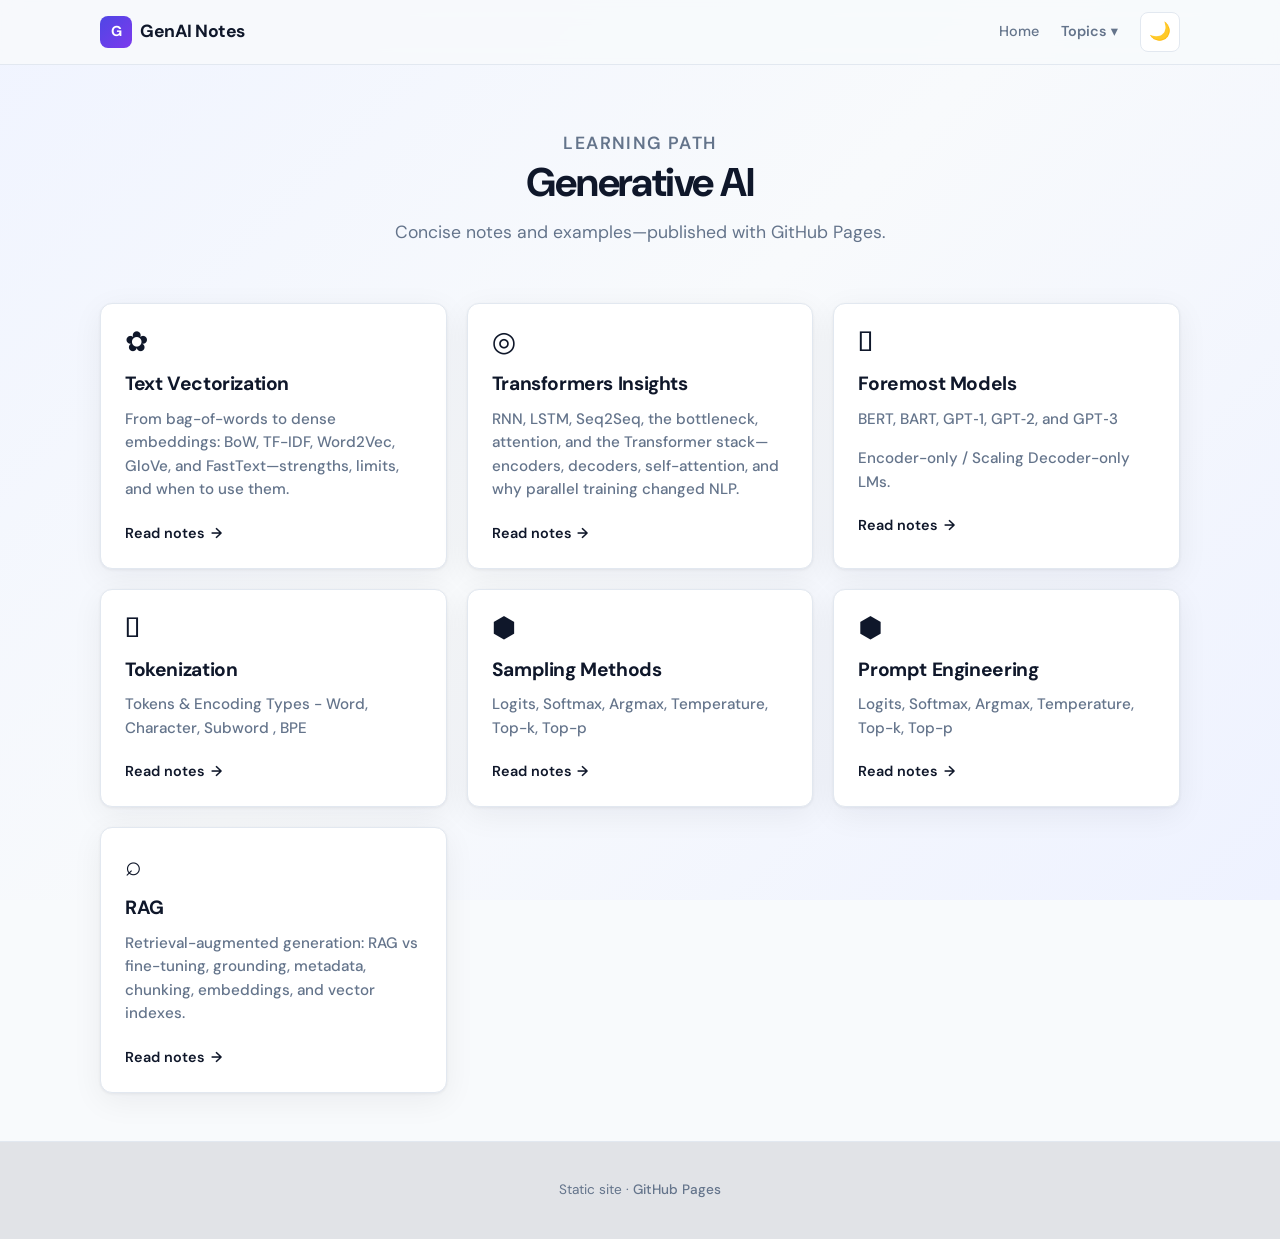
<file: index.html>
<!DOCTYPE html>
<html lang="en">

<head>
  <meta charset="utf-8">
  <meta name="viewport" content="width=device-width, initial-scale=1">
  <meta name="description" content="GenAI notes — NLP and generative AI concepts, portfolio on GitHub Pages.">
  <title>GenAI Notes</title>
  <link rel="stylesheet" href="assets/css/theme.css">
</head>

<body>
  <div class="gn-site">
    <header class="gn-header">
      <div class="gn-header__inner">

        <!-- Logo -->
        <a class="gn-logo" href="./" aria-current="page">
          <span class="gn-logo__mark" aria-hidden="true">G</span>
          GenAI Notes
        </a>

        <div class="gn-header__actions">

          <!-- NAV -->
          <nav class="gn-nav" aria-label="Site">

            <!-- Home -->
            <a href="./">Home</a>

            <!-- Dropdown -->
            <div class="gn-dropdown">
              <button class="gn-dropdown__btn" type="button">
                Topics ▾
              </button>

              <div class="gn-dropdown__menu">
                <a href="text-vectorization/">Text vectorization</a>
                <a href="transformers/">Transformers</a>
                <a href="foremost/">Foremost Models</a>
                <a href="tokenization/">Tokenization</a>
                <a href="sampling-methods/">Sampling Methods</a>
                <a href="prompt-engineering/">Prompt Engineering</a>
                <a href="RAG/">RAG</a>
              </div>
            </div>



            <!-- Theme toggle -->
            <button type="button" class="gn-theme" id="gn-theme-toggle" aria-label="Toggle theme">
              🌙
            </button>

        </div>
      </div>
    </header>

    <main class="gn-main" id="main">
      <div class="gn-hero">
        <p class="gn-hero__kicker">Learning path</p>
        <h1>Generative AI</h1>
        <p>Concise notes and examples—published with GitHub Pages.</p>
      </div>

      <div class="gn-grid gn-grid--2 gn-grid--3">
        <a class="gn-card" href="text-vectorization/">
          <div class="gn-card__icon" aria-hidden="true">✿</div>
          <h2>Text Vectorization</h2>
          <p>From bag-of-words to dense embeddings: BoW, TF-IDF, Word2Vec, GloVe, and FastText—strengths, limits, and
            when to use them.</p>
          <span class="gn-card__link">Read notes <span aria-hidden="true">→</span></span>
        </a>
        <a class="gn-card" href="transformers/">
          <div class="gn-card__icon" aria-hidden="true">◎</div>
          <h2>Transformers Insights</h2>
          <p>RNN, LSTM, Seq2Seq, the bottleneck, attention, and the Transformer stack—encoders, decoders,
            self-attention, and why parallel training changed NLP.</p>
          <span class="gn-card__link">Read notes <span aria-hidden="true">→</span></span>
        </a>
        <a class="gn-card" href="foremost/">
          <div class="gn-card__icon" aria-hidden="true">𖣘</div>
          <h2>Foremost Models</h2>
          <p>BERT, BART, GPT‑1, GPT‑2, and GPT‑3
            <p>Encoder-only / Scaling Decoder-only LMs.</p>
            <span class="gn-card__link">Read notes <span aria-hidden="true">→</span></span>
        </a>
        <a class="gn-card" href="tokenization/">
          <div class="gn-card__icon" aria-hidden="true">𖥑</div>
          <h2>Tokenization</h2>
          <p>Tokens & Encoding Types - Word, Character, Subword , BPE</p>
          <span class="gn-card__link">Read notes <span aria-hidden="true">→</span></span>
        </a>
        <a class="gn-card" href="sampling-methods/">
          <div class="gn-card__icon" aria-hidden="true">⬢</div>
          <h2>Sampling Methods</h2>
          <p>Logits, Softmax, Argmax, Temperature, Top-k, Top-p</p>
          <span class="gn-card__link">Read notes <span aria-hidden="true">→</span></span>
        </a>
        <a class="gn-card" href="prompt-engineering/">
          <div class="gn-card__icon" aria-hidden="true">⬢</div>
          <h2>Prompt Engineering</h2>
          <p>Logits, Softmax, Argmax, Temperature, Top-k, Top-p</p>
          <span class="gn-card__link">Read notes <span aria-hidden="true">→</span></span>
        </a>
        <a class="gn-card" href="RAG/">
          <div class="gn-card__icon" aria-hidden="true">⌕</div>
          <h2>RAG</h2>
          <p>Retrieval-augmented generation: RAG vs fine-tuning, grounding, metadata, chunking, embeddings, and vector indexes.</p>
          <span class="gn-card__link">Read notes <span aria-hidden="true">→</span></span>
        </a>

      </div>
    </main>

    <footer class="gn-footer">
      <p>Static site · <a href="https://pages.github.com/">GitHub Pages</a></p>
    </footer>
  </div>
  <script src="assets/js/theme.js" defer></script>
</body>

</html>
</file>
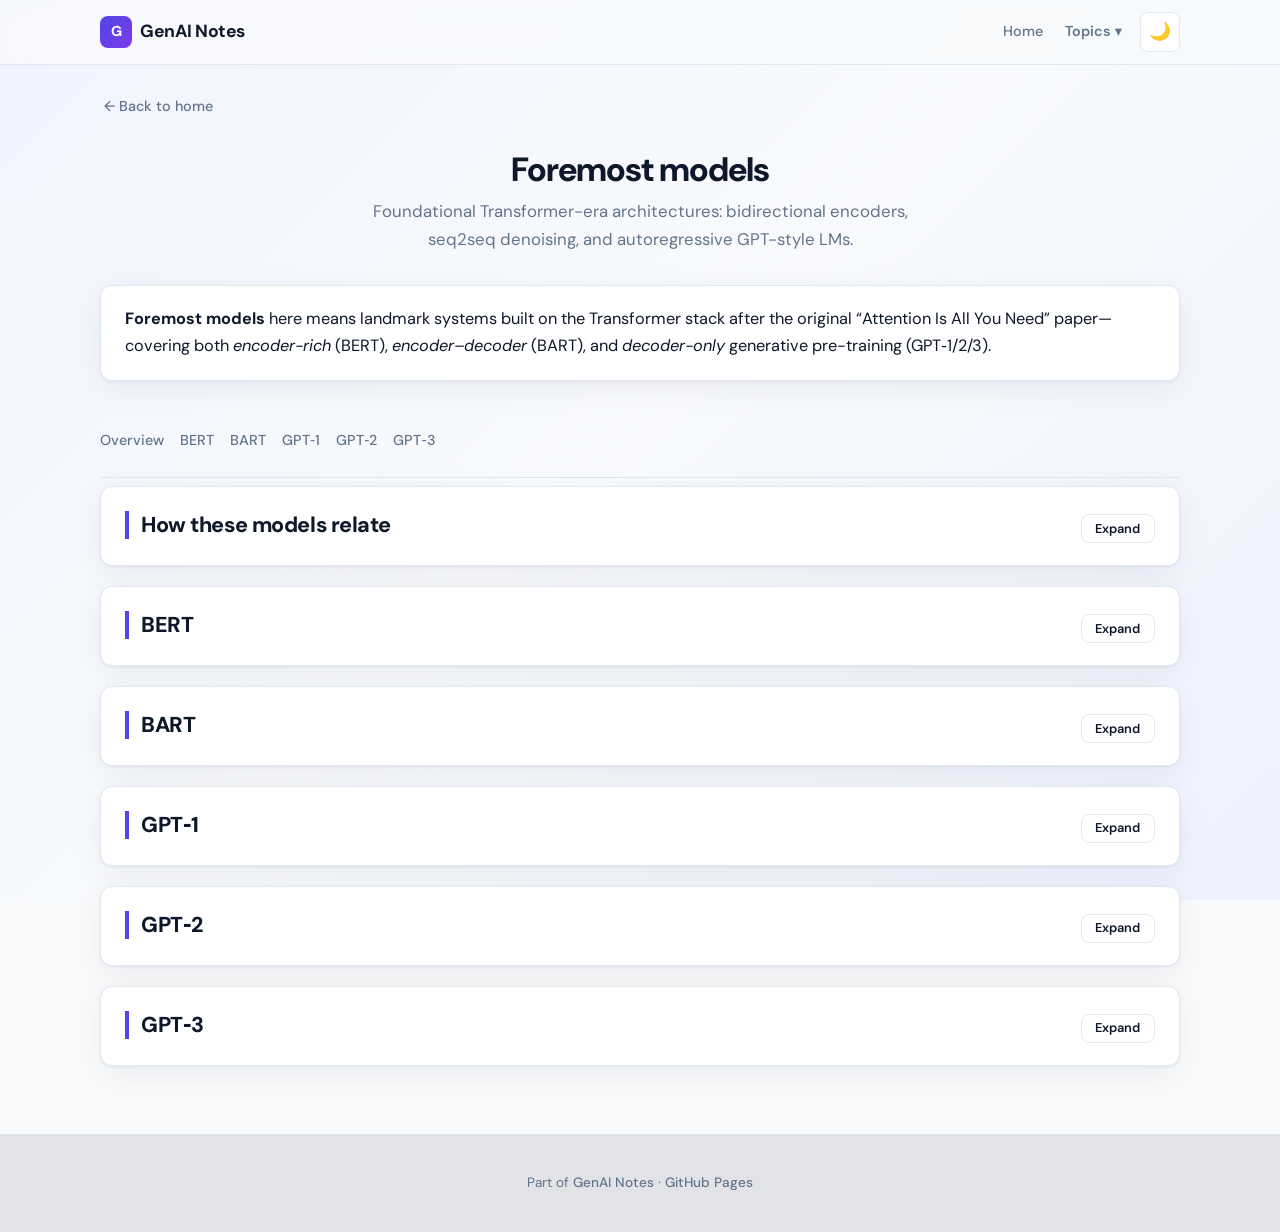
<file: foremost/index.html>
<!DOCTYPE html>
<html lang="en">
<head>
  <meta charset="utf-8">
  <meta name="viewport" content="width=device-width, initial-scale=1">
  <meta name="description" content="Foremost models: BERT, BART, GPT-1, GPT-2, GPT-3 — encoder/decoder roles, pre-training, and how each fits the Transformer family.">
  <title>Foremost models · GenAI Notes</title>
  <link rel="stylesheet" href="../assets/css/theme.css">
</head>
<body>
  <div class="gn-site">
    <header class="gn-header">
      <div class="gn-header__inner">
    
        <!-- Logo -->
        <a class="gn-logo" href="../">
          <span class="gn-logo__mark" aria-hidden="true">G</span>
          GenAI Notes
        </a>
    
        <div class="gn-header__actions">
    
          <nav class="gn-nav" aria-label="Site">
    
            <!-- Home -->
            <a href="../">Home</a>
    
            <!-- Topics Dropdown -->
            <div class="gn-dropdown">
              <button class="gn-dropdown__btn" type="button">
                Topics ▾
              </button>
    
              <div class="gn-dropdown__menu">
                <a href="../text-vectorization/">Text vectorization</a>
                <a href="../transformers/">Transformers</a>
                <a href="./" aria-current="page">Foremost</a>
                <a href="../tokenization/">Tokenization</a>
                <a href="../sampling-methods/">Sampling Methods</a>
                <a href="../RAG/">RAG</a>
              </div>
            </div>
    
          </nav>
    
          <!-- Theme toggle -->
          <button type="button" class="gn-theme" id="gn-theme-toggle" aria-label="Toggle theme">
            🌙
          </button>
    
        </div>
      </div>
    </header>

    <main class="gn-main" id="main">
      <a class="gn-back" href="../">← Back to home</a>

      <h1 class="gn-page-title">Foremost models</h1>
      <p class="gn-page-sub">Foundational Transformer-era architectures: bidirectional encoders, seq2seq denoising, and autoregressive GPT-style LMs.</p>

      <p class="gn-lead">
        <strong>Foremost models</strong> here means landmark systems built on the Transformer stack after the original “Attention Is All You Need” paper—covering both <em>encoder-rich</em> (BERT), <em>encoder–decoder</em> (BART), and <em>decoder-only</em> generative pre-training (GPT‑1/2/3).
      </p>

      <nav class="gn-toc" aria-label="On this page">
        <a href="#overview">Overview</a>
        <a href="#bert">BERT</a>
        <a href="#bart">BART</a>
        <a href="#gpt1">GPT‑1</a>
        <a href="#gpt2">GPT‑2</a>
        <a href="#gpt3">GPT‑3</a>
      </nav>

      <section class="gn-section" id="overview" aria-labelledby="overview-heading">
        <h2 id="overview-heading">How these models relate</h2>
        <p>All of the models below use Transformer layers, but they differ in <strong>objective</strong> (what is predicted during training), <strong>directionality</strong> (one token vs full context), and <strong>stack layout</strong> (encoder only, decoder only, or both).</p>
        <ul>
          <li><strong>BERT</strong> — encoder-only; masked language modeling learns bidirectional context.</li>
          <li><strong>BART</strong> — encoder + decoder; text is corrupted then reconstructed (denoising).</li>
          <li><strong>GPT‑1, GPT‑2, GPT‑3</strong> — decoder-only left-to-right language modeling at increasing scale; emphasis shifts from fine-tuning (GPT‑1) to broad few-shot / in-context use (GPT‑3).</li>
        </ul>
      </section>

      <section class="gn-section" id="bert" aria-labelledby="bert-heading">
        <h2 id="bert-heading">BERT</h2>
        <p><strong>BERT</strong> (Bidirectional Encoder Representations from Transformers) uses a <strong>Transformer encoder</strong> stack. Tokens attend in both directions within a segment, so each representation can use full left-and-right context.</p>
        <h3>Pre-training (typical)</h3>
        <ul>
          <li><strong>Masked LM (MLM)</strong> — some tokens are hidden; the model predicts them from context.</li>
          <li><strong>Next sentence prediction (NSP)</strong> — in original BERT, whether sentence B truly follows sentence A (later work often drops or replaces NSP).</li>
        </ul>
        <h3>Downstream use</h3>
        <p>Fine-tune on task-specific heads for classification, NER, QA, etc. Strong when you need <em>rich token- or sentence-level representations</em> rather than open-ended long generation.</p>
      </section>

      <section class="gn-section" id="bart" aria-labelledby="bart-heading">
        <h2 id="bart-heading">BART</h2>
        <p><strong>BART</strong> combines a <strong>bidirectional encoder</strong> (BERT-like) with an <strong>autoregressive decoder</strong> (GPT-like). The encoder reads a <em>corrupted</em> version of the text; the decoder generates the original.</p>
        <h3>Training idea</h3>
        <ul>
          <li><strong>Denoising autoencoder</strong> — corruptions include token masking, deletion, permutation, document rotation, etc.; the model learns to reconstruct clean text.</li>
        </ul>
        <h3>Good fit</h3>
        <p>Summarization, translation, and other <strong>sequence-to-sequence</strong> tasks where output text should be <em>grounded</em> in a full input span.</p>
      </section>

      <section class="gn-section" id="gpt1" aria-labelledby="gpt1-heading">
        <h2 id="gpt1-heading">GPT‑1</h2>
        <p><strong>GPT</strong> (Generative Pre-Training) introduced a <strong>decoder-only Transformer</strong> trained as a standard <strong>left-to-right language model</strong> on unlabeled text, then adapted with supervised fine-tuning on labeled tasks.</p>
        <h3>Recipe</h3>
        <ul>
          <li><strong>Unsupervised pre-training</strong> — predict the next token given prior tokens.</li>
          <li><strong>Supervised fine-tuning</strong> — add a light task head (e.g. classification) with labeled data.</li>
        </ul>
        <p>Showed that a single pre-trained LM could transfer across tasks with minimal architectural changes.</p>
      </section>

      <section class="gn-section" id="gpt2" aria-labelledby="gpt2-heading">
        <h2 id="gpt2-heading">GPT‑2</h2>
        <p><strong>GPT‑2</strong> scaled up data and model size and demonstrated strong <strong>zero-shot</strong> behavior: the same LM, without task-specific fine-tuning, could often follow instructions implied by prompt formatting (e.g. continue a translation-style prefix).</p>
        <ul>
          <li>Still <strong>decoder-only</strong> next-token prediction.</li>
          <li>Showed that scale + diverse web text → broader “emergent” task patterns at inference time.</li>
        </ul>
      </section>

      <section class="gn-section" id="gpt3" aria-labelledby="gpt3-heading">
        <h2 id="gpt3-heading">GPT‑3</h2>
        <p><strong>GPT‑3</strong> pushed scale further and popularized <strong>in-context learning</strong>: condition the model with a few examples (or instructions) in the prompt and read off completions without weight updates.</p>
        <ul>
          <li><strong>Few-shot / one-shot / zero-shot</strong> regimes defined by how many labeled examples appear in the prompt.</li>
          <li>Architecturally still a large <strong>autoregressive Transformer decoder</strong>.</li>
        </ul>
        <p>Practically, GPT‑3 anchored the “prompting + API” era for generative NLP and downstream product builders.</p>
      </section>
    </main>

    <footer class="gn-footer">
      <p>Part of <a href="../">GenAI Notes</a> · <a href="https://pages.github.com/">GitHub Pages</a></p>
    </footer>
  </div>
  <script src="../assets/js/theme.js" defer></script>
</body>
</html>
</file>
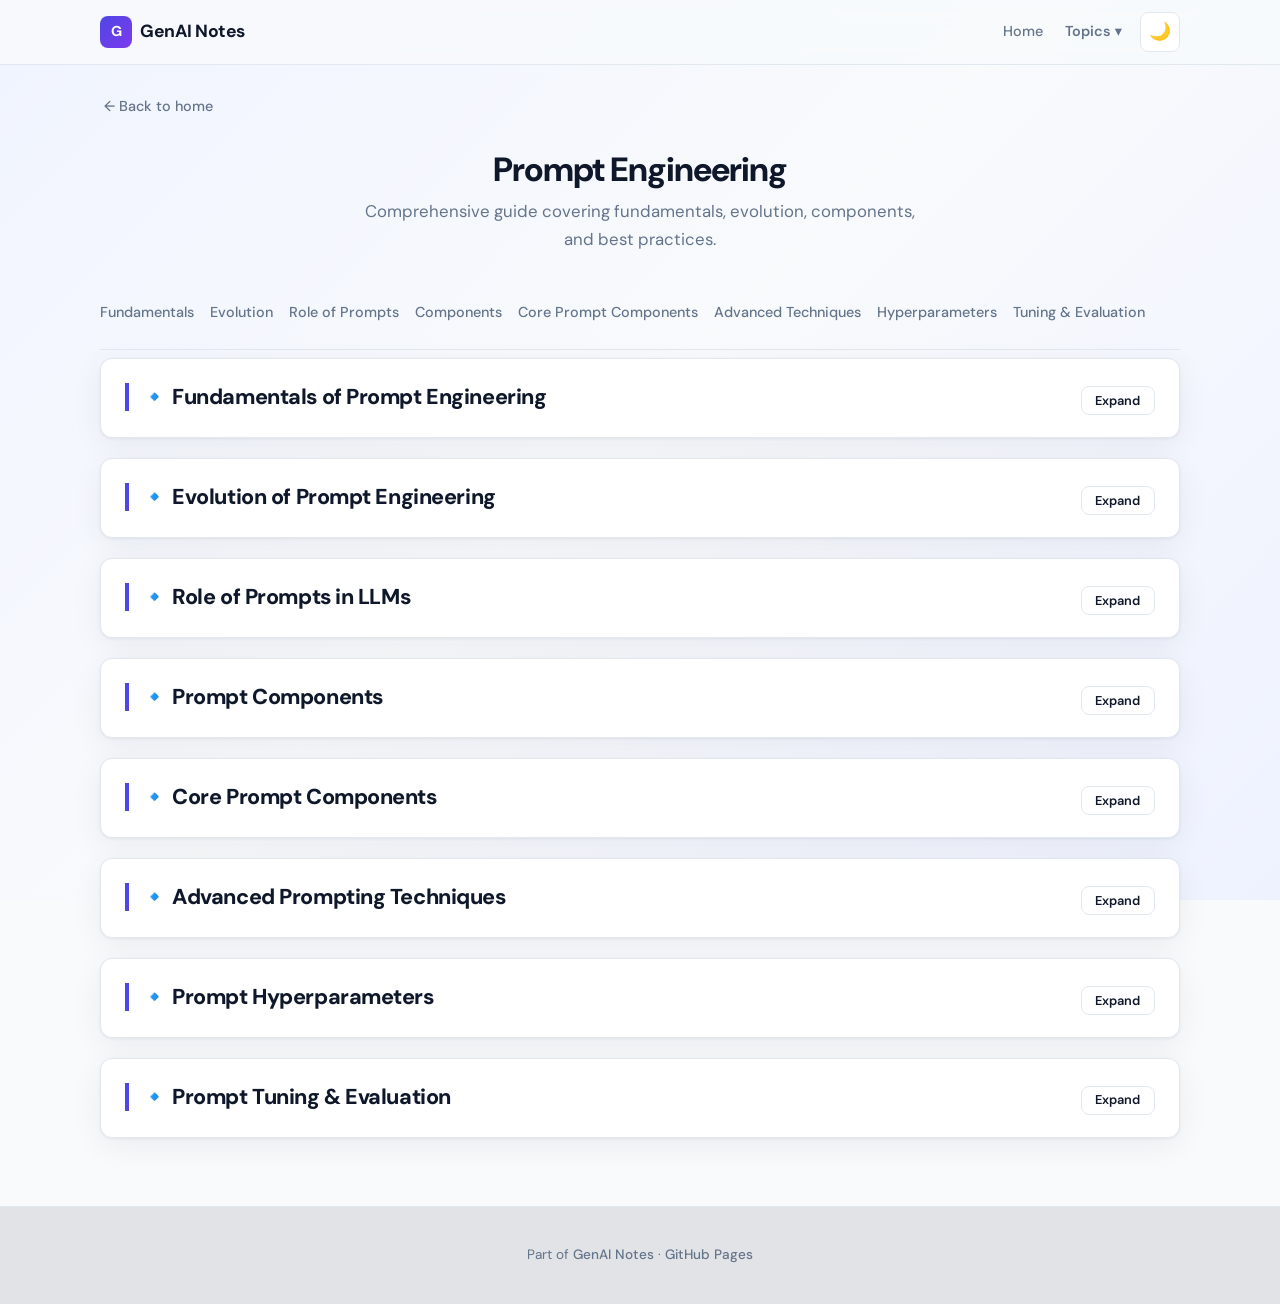
<file: prompt-engineering/index.html>
<!DOCTYPE html>
<html lang="en">

<head>
  <meta charset="utf-8" />
  <meta name="viewport" content="width=device-width, initial-scale=1" />
  <meta name="description" content="Prompt Engineering: fundamentals, evolution, components, and best practices.">
  <title>Prompt Engineering · GenAI Notes</title>
  <link rel="stylesheet" href="../assets/css/theme.css" />
</head>

<body>
  <div class="gn-site">
    <header class="gn-header">
      <div class="gn-header__inner">
        <a class="gn-logo" href="../">
          <span class="gn-logo__mark" aria-hidden="true">G</span>
          GenAI Notes
        </a>
        <div class="gn-header__actions">
          <nav class="gn-nav" aria-label="Site">
            <a href="../">Home</a>
            <div class="gn-dropdown">
              <button class="gn-dropdown__btn" type="button">Topics ▾</button>
              <div class="gn-dropdown__menu">
                <a href="../text-vectorization/">Text vectorization</a>
                <a href="../transformers/">Transformers</a>
                <a href="../foremost/">Foremost</a>
                <a href="../tokenization/">Tokenization</a>
                <a href="../sampling-methods/" aria-current="page">Sampling Methods</a>
                <a href="./" aria-current="page">Prompt Engineering</a>
                <a href="../RAG/">RAG</a>
              </div>
            </div>
          </nav>
          <button type="button" class="gn-theme" id="gn-theme-toggle" aria-label="Toggle theme">🌙</button>
        </div>
      </div>
    </header>
    <main class="gn-main" id="main">
      <a class="gn-back" href="../">← Back to home</a>
      <h1 class="gn-page-title">Prompt Engineering</h1>
      <p class="gn-page-sub">Comprehensive guide covering fundamentals, evolution, components, and best practices.</p>
      <nav class="gn-toc" aria-label="On this page">
        <a href="#fundamentals">Fundamentals</a>
        <a href="#evolution">Evolution</a>
        <a href="#role">Role of Prompts</a>
        <a href="#components">Components</a>
        <a href="#core-components">Core Prompt Components</a>
        <a href="#advanced-techniques">Advanced Techniques</a>
        <a href="#hyperparameters">Hyperparameters</a>
        <a href="#tuning-evaluation">Tuning & Evaluation</a>
      </nav>

      <!-- Placeholder Sections -->
      <section class="gn-section" id="fundamentals">
        <h2>🔹 Fundamentals of Prompt Engineering</h2>
        <p>Prompt Engineering is the process of designing, structuring, and optimizing inputs (prompts) given to Large
          Language Models (LLMs) to obtain accurate, consistent, useful, and controllable outputs.</p>
        <p>Traditional Programming : Input → Logic → Output<br>LLM Programming : Prompt → Model Reasoning → Output</p>
        <h3><strong>Sample Prompt</h3></strong>
        <strong>
          <pre class="gn-pre">
          You are a senior business analyst.

          Summarize the document.

          Requirements:
          1.  Maximum 200 words
          2.  Include risks
          3.  Include recommendations
          4.  Return markdown table
</pre>
        </strong>
        <p></p>
        <p>Output becomes:</p>
        <ul>
          <li>Consistent</li>
          <li>Structured</li>
          <li>Actionable</li>
        </ul>
      </section>
      <section class="gn-section" id="evolution">
        <h2>🔹 Evolution of Prompt Engineering</h2>
        <p><strong>Simple Prompting :</strong> What is Python?<br>↓<br><strong>Instruction Prompting :</strong> Explain
          Python as if teaching a beginner.<br>↓<br><strong>Few-Shot Prompting : </strong>With Some
          Examples<br>↓<br><strong>Chain-of-Thought : </strong>Think step‑by‑step multi‑step reasoning
          performance.<br>↓<br><strong>Agentic Prompting :</strong> Search information → Analyze results → Generate
          report<br>↓<br><strong>AI Agent Workflows (Current) </strong> : Prompt → Tool Selection → Search → Reasoning →
          Memory → Final Response</p>
        <h3>What is Chain-of-Thought?</h3>
        <p>Chain-of-Thought prompting is a technique where the model is encouraged to solve a problem step by step
          instead of producing a direct answer.</p>
        <strong>
          <pre class="gn-pre">User Query
↓
LLM
↓
Step 1: Decompose problem
↓
Step 2: Intermediate reasoning
↓
Step 3: Final answer synthesis</pre>
        </strong>
        <p></p>
        <strong>
          <p>Modern AI systems combine:</p>
        </strong>
        <ul>
          <li>Prompting</li>
          <li>RAG</li>
          <li>Tools</li>
          <li>Memory</li>
          <li>Agents</li>
        </ul>
      </section>
      <section class="gn-section" id="role">
        <h2>🔹 Role of Prompts in LLMs</h2>
        <p>LLMs predict the next token.<br>Ex: Prompt – The capital of France is<br>Model predicts: France</p>
        <strong>
          <pre class="gn-pre">Prompt
↓
Tokenization
↓
Attention
↓
Probability Distribution
↓
Sampling
↓
Output</pre>
        </strong>
        <p>

        </p>
        <p>Prompt Engineering influences:</p>
        <ul>
          <li>Attention allocation</li>
          <li>Context understanding</li>
          <li>Output format</li>
          <li>Reasoning quality</li>
        </ul>
      </section>
      <section class="gn-section" id="components">
        <h2>🔹 Prompt Components</h2>
        <p>Prompt components typically include:</p>
        <ul>
          <li><strong>Role:</strong> “You are a senior data engineer”</li>
          <li><strong>Task:</strong> Review this PySpark code.</li>
          <li><strong>Context:</strong> The code runs on AWS EMR.</li>
          <li><strong>Constraints:</strong> Focus only on performance issues.</li>
          <li><strong>Output Format:</strong> Return JSON.</li>
        </ul>
        <h3>Best Practices of Prompt Engineering</h3>
        <ul>
          <li>Be Specific</li>
          <li>Define Role</li>
          <li>Define Output Format</li>
          <li>Add Constraints</li>
          <li>Use Delimiters</li>
          <li>Provide Examples</li>
        </ul>
      </section>
      <section class="gn-section" id="core-components">
        <h2>🔹 Core Prompt Components</h2>
        <p><strong> Types of Context</strong></p>
        <ul>
          <li><strong>Business Context</strong></li>
          <li><strong>Technical Context</strong></li>
          <li><strong>User Context</strong></li>
          <li><strong>Historical Context</strong></li>
          <li><strong>Data Context</strong></li>
        </ul>

        <p><strong>Constraints</strong></p>
        <p>What the model should and should not do; constraints act like guardrails.</p>
        <ul>
          <li>Maximum 200 words</li>
          <li>Return JSON only</li>
          <li>Do not make assumptions</li>
        </ul>

        <p><strong>Types of Constraints</strong></p>
        <ul>
          <li>Length Constraints</li>
          <li>Format Constraints</li>
          <li>Scope Constraints</li>
          <li>Style Constraints</li>
          <li>Safety Constraints</li>
        </ul>

        <p><strong>Relationship Between Instruction, Context, and Constraints</strong></p>
        <p><strong>Instruction:</strong> Generate Spark optimization recommendations.</p>
        <p><strong>Context:</strong> Job processes 20 TB daily on EMR.</p>
        <p><strong>Constraints:</strong> Focus only on shuffle reduction. Return top 5 recommendations.</p>

        <h3>Prompt Template</h3>
        <p><strong>Role:</strong> [Who should the model act as?]</p>
        <p><strong>Instruction:</strong> [What task should be performed?]</p>
        <p><strong>Context:</strong> [Relevant information]</p>
        <p><strong>Constraints:</strong> [Rules and limitations]</p>
        <p><strong>Output Format:</strong> [Expected structure]</p>

        <p>Example:</p>
        <strong>
          <pre class="gn-pre">Act as a Principal Data Architect — Role
Review this Athena SQL query. — Task / Instruction

Context:
  Table size = 15 billion rows
  Partition columns: year, month, day

Constraints:
  1. Focus on performance.
  2. Focus on partition pruning.
  3. Ignore formatting.
  4. Return:
     - Issue
     - Impact
     - Recommendation</pre>
        </strong>

        <h3>Delimiters</h3>
        <p>Delimiters are symbols, tags, or markers used to clearly separate different parts of a prompt.</p>
        <ul>
          <li>Where instructions start</li>
          <li>Where instructions end</li>
          <li>Where context begins</li>
          <li>Where user data exists</li>
          <li>What should be analyzed</li>
        </ul>
        <p>Without delimiters the core prompt components blend together, leading to hallucinations. Proper delimiters
          improve context handling.</p>

        <h3>The Persona Pattern</h3>
        <p>Persona Prompting means instructing the model to adopt a specific role, identity, expertise level, or
          perspective before performing a task.</p>
        <p>Enterprise AI systems use personas to:</p>
        <ul>
          <li>Control expertise</li>
          <li>Control reasoning style</li>
          <li>Control vocabulary</li>
          <li>Control output quality</li>
          <li>Control decision‑making behavior</li>
        </ul>
        <p><strong>Types of Personas:</strong> Expert Persona, Experience‑Level Persona, Audience Persona, Behavioral
          Persona, Multi‑Persona Prompting, Dynamic Personas.</p>
      </section>
      <section class="gn-section" id="advanced-techniques">
        <h2>🔹 Advanced Prompting Techniques</h2>
        <h3>Tree-of-Thought (ToT) Prompting</h3>
        <p>Tree‑of‑Thought is a technique where the model explores multiple reasoning paths (branches) before selecting
          the best solution, enabling richer problem‑solving.</p>
        <h3>Skeleton-of-Thought (SoT) Prompting</h3>
        <p>Skeleton‑of‑Thought first generates an outline (the “skeleton”) of the answer and then expands each section,
          improving structure and completeness.</p>
        <h3>Program-of-Thought Prompting</h3>
        <p>Program‑of‑Thought converts the reasoning process into executable logical steps or code, allowing the model
          to produce programmatic solutions.</p>
      </section>
      <section class="gn-section" id="hyperparameters">
        <h2>🔹 Prompt Hyperparameters</h2>
        <p>Prompt hyperparameters are configuration values that influence how a language model generates tokens.</p>
        <ul>
          <li><strong>Temperature</strong> – Controls creativity by scaling the probability distribution. Higher values
            increase randomness.</li>
          <li><strong>Top‑P (nucleus sampling)</strong> – Limits selection to the smallest set of tokens whose
            cumulative probability exceeds P.</li>
          <li><strong>Top‑K</strong> – Restricts token choices to the K most likely candidates.</li>
          <li><strong>Max Tokens</strong> – Caps the maximum number of tokens the model may produce.</li>
          <li><strong>Stop Sequences</strong> – Specifies strings that, when generated, cause the model to stop (e.g., a
            semicolon for SQL).</li>
          <li><strong>Presence Penalty</strong> – Encourages the model to introduce new topics or ideas.</li>
          <li><strong>Frequency Penalty</strong> – Reduces repetition by lowering the probability of tokens that have
            already appeared.</li>
        </ul>
        <h3>Hyperparameter Categories</h3>
        <ul>
          <li><strong>Creativity Controls</strong> – Temperature, Top‑P, Top‑K</li>
          <li><strong>Length Controls</strong> – Max Tokens, Stop Sequences</li>
          <li><strong>Diversity Controls</strong> – Presence Penalty, Frequency Penalty</li>
        </ul>
        <h3>Generation Flow</h3>
        <strong>
          <pre class="gn-pre">Model predicts probabilities
↓
Temperature reshapes distribution
↓
Top‑K / Top‑P filter candidates
↓
Final token is sampled</pre>
        </strong>
        <p></p>
        <h3>Penalty Illustrations</h3>
        <p><strong>Frequency Penalty</strong> – Reduces the likelihood of tokens that appear many times.</p>
        <p><strong>Presence Penalty</strong> – Reduces the likelihood of tokens that have appeared at least once,
          promoting topic diversity.</p>
        <strong>
          <pre class="gn-pre">
No penalty          :  Cloud computing is scalable. Cloud computing is flexible. Cloud computing is cost‑effective.
Frequency penalty   :  Cloud computing is scalable, flexible, and cost‑effective.
Presence penalty    :  Cloud computing provides scalability, global accessibility, automation, and improved resilience.</pre>
        </strong>
      </section>
      <section class="gn-section" id="tuning-evaluation">
        <h2>🔹 Prompt Tuning & Evaluation</h2>
        <p>Prompt parameter tuning is the process of finding optimal values for the hyperparameters.</p>
        <p><strong>Why needed:</strong> LLMs are probabilistic systems, not deterministic programs.</p>
        <p><strong>Prompt Engineering = Design + Parameters + Evaluation</strong></p>
        <p><strong>Evaluation:</strong> If prompt tuning is engineering the system, then prompt evaluation is measuring
          whether it actually works in the real world.</p>
        <p>Prompt evaluation assesses the quality, correctness, and reliability of LLM outputs produced by a prompt +
          parameter configuration.</p>
      </section>
    </main>
    <footer class="gn-footer">
      <p>Part of <a href="../">GenAI Notes</a> · <a href="https://pages.github.com/">GitHub Pages</a></p>
    </footer>
  </div>
  <script src="../assets/js/theme.js" defer></script>
</body>

</html>
</file>
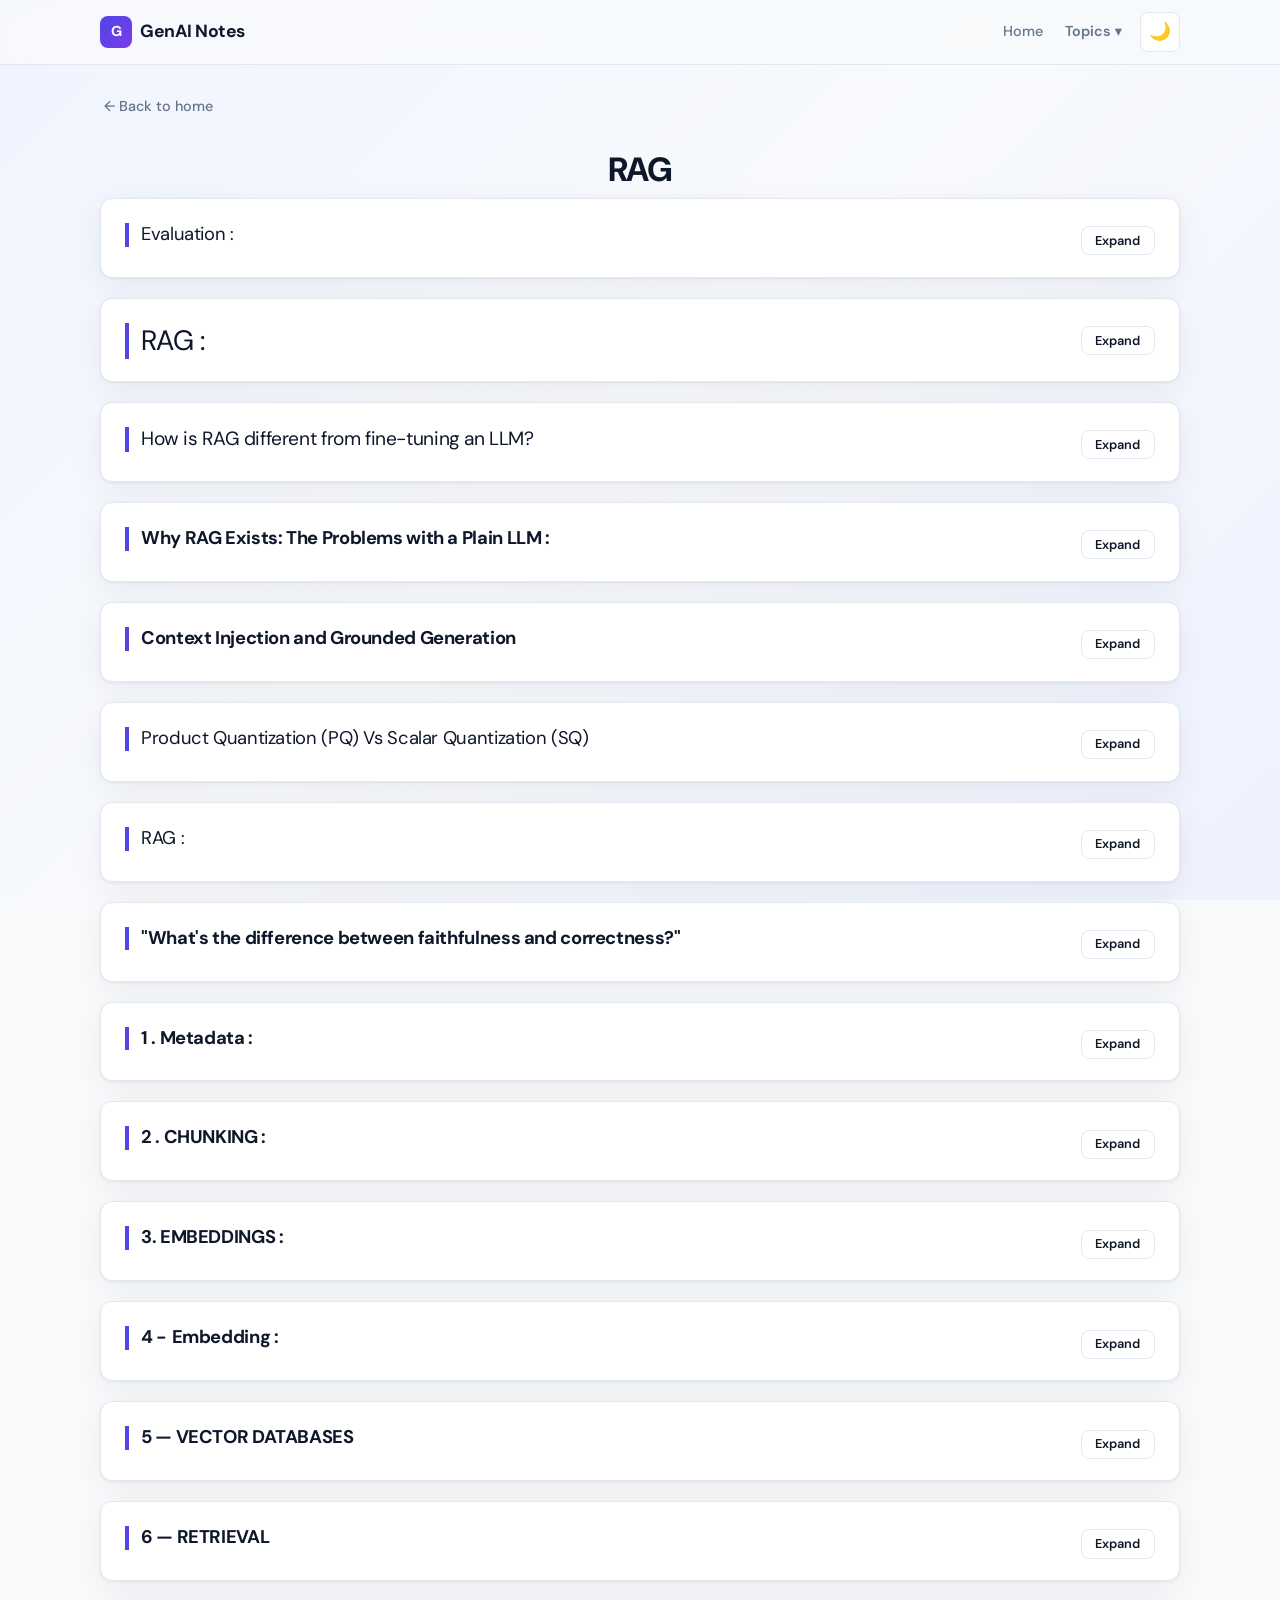
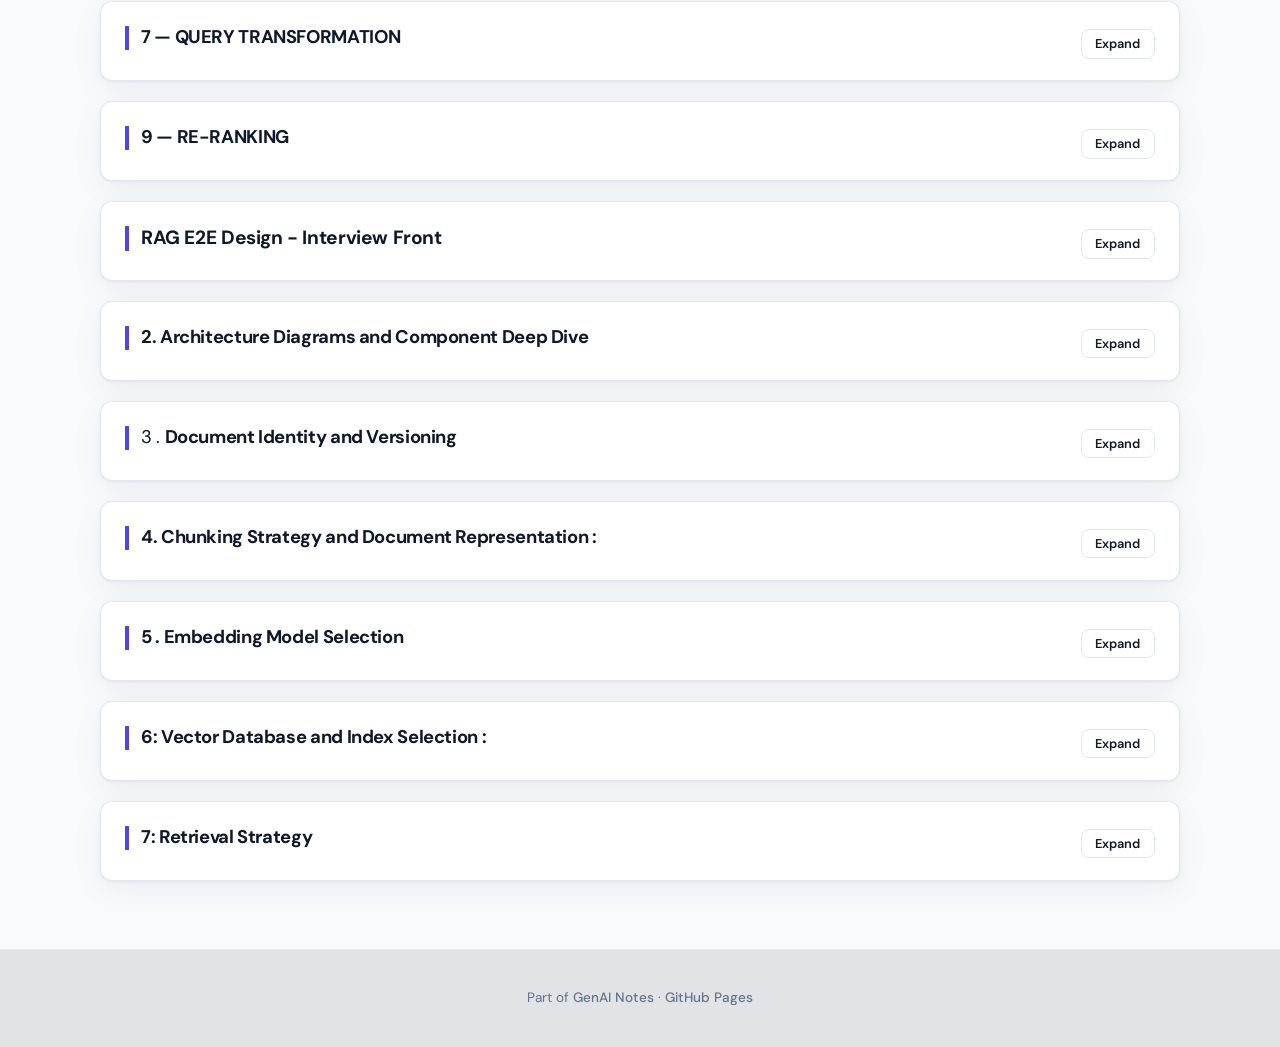
<file: RAG/index.html>
<!DOCTYPE html>
<html lang="en">
<head>
  <meta charset="utf-8">
  <meta name="viewport" content="width=device-width, initial-scale=1">
  <meta name="description" content="Retrieval-Augmented Generation notes.">
  <title>RAG · GenAI Notes</title>
  <link rel="stylesheet" href="../assets/css/theme.css">
  <style>
    .gn-doc.gn-section p { margin: 0; }
    .gn-doc.gn-section li { margin: 0 0 0.2rem; }
    .gn-doc p,
    .gn-doc li { white-space: pre-wrap; tab-size: 4; }
    .gn-section.gn-doc h2 {
      font-weight: 400;
      font-size: 1.15rem;
      margin: 0;
    }
    .gn-section.gn-doc h2.gn-doc-title {
      font-size: 1.75rem;
      letter-spacing: -0.02em;
    }
    .gn-section.gn-doc h2.gn-doc-h {
      font-size: 1.2rem;
    }
    .gn-doc .gn-doc-title {
      font-size: 1.75rem;
      letter-spacing: -0.02em;
      margin: 0.75rem 0 0.35rem;
    }
    .gn-doc .gn-doc-h {
      font-size: 1.2rem;
      margin: 0.85rem 0 0.35rem;
    }
    .gn-doc b { font-weight: 700; }
    .gn-doc i { font-style: italic; }
    .gn-doc code,
    .gn-doc .mono {
      font-family: var(--font-mono);
      font-size: 0.92em;
    }
    .gn-doc ul.dash { list-style-type: "—  "; }
    .gn-doc ul.square { list-style-type: square; }
    .gn-doc { overflow-x: auto; }
  </style>
</head>
<body>
  <div class="gn-site">
    <header class="gn-header">
      <div class="gn-header__inner">
        <a class="gn-logo" href="../">
          <span class="gn-logo__mark" aria-hidden="true">G</span>
          GenAI Notes
        </a>
        <div class="gn-header__actions">
          <nav class="gn-nav" aria-label="Site">
            <a href="../">Home</a>
            <div class="gn-dropdown">
              <button class="gn-dropdown__btn" type="button">Topics ▾</button>
              <div class="gn-dropdown__menu">
                <a href="../text-vectorization/">Text vectorization</a>
                <a href="../transformers/">Transformers</a>
                <a href="../foremost/">Foremost</a>
                <a href="../tokenization/">Tokenization</a>
                <a href="../sampling-methods/">Sampling Methods</a>
                <a href="../prompt-engineering/">Prompt Engineering</a>
                <a href="./" aria-current="page">RAG</a>
              </div>
            </div>
          </nav>
          <button type="button" class="gn-theme" id="gn-theme-toggle" aria-label="Toggle theme">🌙</button>
        </div>
      </div>
    </header>
    <main class="gn-main" id="main">
      <a class="gn-back" href="../">← Back to home</a>
      <h1 class="gn-page-title">RAG</h1>
            <section class="gn-section gn-doc" id="evaluation">
        <h2>Evaluation : </h2>
<p>Recall@K</p>
<p>Precision@K</p>
<p>MRR</p>
<p>nDCG</p>
<p>Context Recall</p>
<p>Context Precision</p>
<p>Answer correctness</p>
<p>Faithfulness</p>
<p>Latency</p>
<p>Token consumption</p>
<p><br></p>
<p><br></p>
      </section>
      <section class="gn-section gn-doc" id="rag">
        <h2 class="gn-doc-title">RAG : </h2>
<p><br></p>
<p>Retrieval Augmented Generation (RAG) is a method that helps a Large Language Model (LLM) give better and more accurate answers by allowing it to <b>look up information from external data sources before answering</b>.</p>
<p><br></p>
      </section>
      <section class="gn-section gn-doc" id="how-is-rag-different-from-fine-tuning-an-llm">
        <h2 class="gn-doc-h">How is RAG different from fine-tuning an LLM?</h2>
<p>Fine-tuning means: You <b>retrain the model</b> on new data so it “learns” that information permanently. Fine-tuning means <b>changing the model itself</b> by training it on new examples.</p>
<p><br></p>
<p>RAG means: You <b>do not retrain the mode : </b>it means <b>keeping the model the same</b>, but giving it extra information at runtime.</p>
<p>You simply give it relevant information at the time of answering.</p>
<p><br></p>
<p>Fine-tuning:</p>
<ul><li>Expensive</li>
        <li>Time-consuming</li>
        <li>Requires retraining</li>
        <li>Hard to update frequently</li>
        <li>Information becomes part of the model<br>
        </li>
        </ul>
<p>RAG:</p>
<ul><li>Faster to implement</li>
        <li>Easier to update (just update the database)</li>
        <li>No retraining required</li>
        <li>More flexible</li>
        <li>Information stays outside the model</li>
        </ul>
<p><br></p>
<p>RAG focuses on <b>knowledge access</b>, while fine-tuning focuses on <b>behavior and style</b>.</p>
<p><br></p>
<p>If the problem is about <b>knowledge access </b><b>→</b><b> use RAG</b></p>
<p>If the problem is about <b>behavior change </b><b>→</b><b> use fine-tuning</b></p>
<p><br></p>
<p>You should prefer RAG when:</p>
<p><br></p>
<p>• Your data changes frequently</p>
<p>• You need up-to-date information</p>
<p>• You are using private or company documents</p>
<p>• You want lower cost and faster implementation</p>
<p>• You need traceable answers (with sources)</p>
<p><br></p>
<p>For example:</p>
<ul><li>Customer support chatbot using internal knowledge base</li>
        <li>Legal document assistant</li>
        <li>Company HR policy bot</li>
        <li>Medical research assistant<br>
        </li>
        </ul>
<p>In all these cases, data updates often. Retraining every time would be expensive and slow.</p>
<p><br></p>
<p>Fine-tuning is better when:</p>
<ul><li>You want to change writing style or tone</li>
        <li>You want domain-specific language behavior</li>
        <li>You want the model to follow a strict format</li>
        <li>You want behavior improvement, not just knowledge access</li>
        </ul>
<p><br></p>
<p><br></p>
      </section>
      <section class="gn-section gn-doc" id="why-rag-exists-the-problems-with-a-plain-llm">
        <h2><b>Why RAG Exists: The Problems with a Plain LLM :</b></h2>
<p>Knowledge Cutoff</p>
<p>Hallucination : Generating fluent, plausible content that is unsupported or false.</p>
<p><br></p>
<p>RAG over a vector index is right for <i>slowly to moderately changing unstructured knowledge</i>. For real-time state, the "retrieval" step should be an API call</p>
<p><br></p>
<p><b>CITATION</b> : You cannot cite weights. Banking, healthcare, legal, and insurance all require traceability: "show me where it says that." RAG provides source IDs, page numbers, sections, and versions.</p>
<p>No Access Control in Weights - A model cannot know that user A may see the M&amp;A folder and user B may not. Anything in the weights is available to anyone who can prompt the model. RAG enforces authorization at retrieval time, so the LLM only ever sees documents the requesting user is allowed to see.</p>
<p><br></p>
      </section>
      <section class="gn-section gn-doc" id="context-injection-and-grounded-generation">
        <h2><b>Context Injection and Grounded Generation</b></h2>
<p><b>Context injection</b> means placing retrieved text into the prompt so it becomes part of the conditioning sequence. </p>
<p><b>Grounding</b> is the property that every factual claim in the output is supported by the provided evidence. <i>Injection is the mechanism; grounding is the contract.</i> Injection alone does not guarantee grounding, because the model can still ignore, misread, or supplement the context.</p>
<p><b>It has </b>Evidence (Relevant), Instruction ("Answer only from sources; say if not found"), Attribution (Cite source IDs per claim),Abstention (n explicit, acceptable "I don't know" path), Verification (Post-generation check: claims ⊆ evidence)</p>
<p><br></p>
      </section>
      <section class="gn-section gn-doc" id="product-quantization-pq-vs-scalar-quantization-sq">
        <h2>Product Quantization (PQ) Vs Scalar Quantization (SQ) </h2>
<p><br></p>
      </section>
      <section class="gn-section gn-doc" id="rag-2">
        <h2>RAG : </h2>
<p>"RAG, Retrieval-Augmented Generation, is a pattern where at inference time we retrieve evidence relevant to the user's question from an external knowledge store and inject it into the LLM's context, so the answer is grounded in, and attributable to, that evidence.</p>
<p>It exists because an LLM has two kinds of memory. Its weights are frozen at a training cutoff, lossy for long-tail facts, contain none of our private data, and can't enforce permissions. Its context window is precise but only lasts for one request. Models are much better at reading than remembering, so RAG's job is to find the right text and put it in front of the model.</p>
<p>That addresses four enterprise problems. Freshness: updating knowledge means re-indexing a document, not retraining. Private data: our documents stay in our store. Attribution: every claim can cite a source. And the one people often miss, access control: we filter by the user's permissions at retrieval time, so the model only ever sees what that user is allowed to see.</p>
<p><br></p>
      </section>
      <section class="gn-section gn-doc" id="faithfulness-and-correctness">
        <h2><b>"What's the difference between faithfulness and correctness?"</b></h2>
<p>Faithfulness compares the answer with the context; correctness compares it with the truth. A faithful answer built on an outdated source is still wrong.</p>
<p><br></p>
      </section>
      <section class="gn-section gn-doc" id="1-metadata">
        <h2><b>1 . Metadata : </b></h2>
<p>Chunking creates the searchable units; metadata tells the retrieval system what those units are, where they came from, who can access them, and when they are valid.</p>
<p>metadata is one of the things that makes retrieval <b>accurate, secure, filterable, and maintainable</b>.</p>
<p><b>1.1 : Metadata Enrichment : </b>Make every chunk <b>filterable, rankable, citable, and securable:</b></p>
<p><b>Source metadata : </b><code>doc_id</code>, title, URL, author, <code>created_at</code> / <code>modified_at</code>, source system:</p>
<p><b>Structural metadata : </b><code>heading_path</code> ("Policy &gt; Refunds &gt; 7.2 Disruption"), page, <code>chunk_index</code>, <code>parent_id</code></p>
<p><b>Security metadata : </b><code>tenant_id</code>, <code>acl_groups</code>, classification, data residency region</p>
<p><b>Lifecycle metadata : </b>version, <code>effective_from</code> / <code>effective_to</code>, status (active / superseded / deleted)</p>
<p><b>Semantic metadata : </b>language, <code>doc_type</code>, product, region, entities, keywords, summary, hypothetical questions</p>
<p><b>Common problems : </b>Inconsistent tags (<code>UAE</code> vs <code>AE</code> vs <code>United Arab Emirates</code>) causing silent filter misses; hallucinated LLM metadata; stale ACLs</p>
<p><br></p>
<p>Don't think of metadata as "extra information attached to a chunk." Think of it as the control plane for your RAG system — it enables retrieval filtering, security, freshness, provenance, governance, and operational debugging.</p>
<p><br></p>
<p><br></p>
      </section>
      <section class="gn-section gn-doc" id="2-chunking">
        <h2><b>2 . CHUNKING : </b></h2>
<p><br></p>
<p><br></p>
<p><b>2.1 Core Concepts :</b></p>
<p><br></p>
<ul><li><b>size</b></li>
        <li><b>overlap</b></li>
        <li><b>Semantic boundaries.: </b>Natural units of meaning: sentence, paragraph, section, clause, function. Cutting <i>between</i> them preserves meaning; cutting <i>through</i> them destroys it.</li>
        <li><b>Context preservation.</b> Each chunk must be <b>interpretable on its own</b>.</li>
        </ul>
<p><br></p>
<p><b>2.2 Chunking Strategies :</b> </p>
<p><br></p>
<ul><li><b>Fixed-Size + overlap</b></li>
        <li><b>Sentence-Based Chunking</b></li>
        <li><b>Paragraph-Based Chunki ng</b></li>
        </ul>
<ul><li><b>Recursive Chunking :  </b></li>
        </ul>
<ul><ul class="dash"><li><b>How it works.</b> Try the "largest" separator first (<code>\n\n</code>). If a resulting piece is still too big, split <i>that piece</i> with the next separator (<code>\n</code>, then <code>. </code>, then , and finally individual characters). Then greedily merge the small pieces back up to the size limit.</li>
        <li><b>Why it works:</b> it prefers the most meaningful boundary available and only falls back to weaker boundaries when forced to.</li>
        </ul>
        </ul>
<p><br></p>
<ul><li><b>Semantic Chunking : </b>Embed each sentence, measure the similarity between consecutive sentences, and cut where the topic "jumps." The most common approach uses embedding distance thresholds, where you calculate the similarity between consecutive sentences and split the text when that similarity drops below a specific target.</li>
        </ul>
<p><b>One-line definition for interviews</b><b> : </b>Semantic chunking is a RAG preprocessing technique that uses semantic similarity between neighboring text segments to identify meaningful topic boundaries, producing coherent chunks that improve the quality of retrieval and downstream LLM responses.</p>
<p><br></p>
<ul><li><b>Parent-Child Chunking (Small-to-Big) : Parent-Child Chunking</b> is a RAG retrieval strategy where a document is divided into <b>small child chunks for precise retrieval</b>, while each child chunk belongs to a <b>larger parent chunk that contains broader context</b>.</li>
        </ul>
<p>This solves a common RAG problem: <b>small chunks retrieve precisely but may lack context; large chunks provide context but can hurt retrieval precision.</b></p>
<p>Parent-child chunking separates retrieval granularity from generation context by indexing small child chunks for precise semantic search while using their larger parent chunks to provide sufficient context to the LLM.</p>
<p><br></p>
<p class="gn-doc-h"><b>Interview scenario</b></p>
<p><b>Interviewer:</b></p>
<p>"You have a 500-page hotel policy document. Some policies are very detailed. How would you chunk it?"</p>
<p>A strong answer:</p>
<p>"I wouldn't immediately choose a fixed token size. First I'd preserve the document hierarchy—document, section, subsection and paragraph. I'd create parent chunks around coherent sections and then divide those parents into smaller child chunks based on semantic or structural boundaries. I'd embed the child chunks because they provide more precise retrieval representations, while maintaining a parent ID for each child. At query time, I'd retrieve the top-K child chunks, expand their parent IDs, deduplicate the parents, and optionally rerank the parent candidates. I'd then construct the final context within a token budget and send that to the LLM. Finally, I'd compare this against recursive or semantic chunking using retrieval and answer-quality metrics."</p>
<p><br></p>
<ul><li><b>Proposition chunking</b> (the "Dense X Retrieval" line of work) uses an LLM to rewrite text into atomic, self-contained factual statements ("The flight-disruption exception excludes corporate-account bookings."). This gives very high precision, but ingestion is expensive.</li>
        </ul>
<p><br></p>
<p><b>2.3 What Goes Wrong: Size and Overlap Failure Modes : </b></p>
<p><br></p>
<ul><li><b>Chunk too small : </b>The chunk contains too little context to represent a complete idea , The individual chunks don't contain the complete rule.Important information split across chunks</li>
        <li><b>Chunk too Large : </b>A chunk contains too many unrelated concepts,contains lots of irrelevant information , Higher inference cost , More latency , Context-window pressure &amp; Possible distraction of the LLM </li>
        <li><b>Overlap too large : </b>The same content is repeated across many neighboring chunks, effectively retrieve <b>one piece of information many times</b>.</li>
        <li><b>Overlap too small : </b>Important information at a chunk boundary can be separated.</li>
        </ul>
<p><br></p>
<p>Chunking exists for three main reasons: embedding models have input limits, one vector must represent the entire chunk, and the LLM has a token budget. The second reason is the most important. If a chunk mixes several topics, its vector lands between them and matches none strongly, so large chunks cause retrieval misses. Small chunks match precisely but lose context: a sentence like 'this exception does not apply to corporate bookings' is useless without knowing which exception.</p>
<ul><li>So chunk size trades match precision against answer completeness. </li>
        <li>Overlap protects facts that straddle boundaries: with overlap O, any span up to O+1 tokens is guaranteed intact in some chunk, at a storage cost of S over S minus O, which is why 10–20% overlap is a sensible default. </li>
        <li>Too much overlap multiplies cost and fills top-K with near-duplicates.</li>
        </ul>
<p><br></p>
<ul class="square"><li>My default is structure-aware chunking: split on the document's own structure (headings, clauses, slides, functions), recursively split oversized sections, and prefix each chunk with its document title and heading path so it stands alone. </li>
        <li>For policy and manual content, I use parent-child: embed small children of around 200 tokens for precise matching, but return the parent section to the LLM. I choose per document type: clause-level for legal with cross-reference handling, one Q&amp;A pair per chunk for FAQs, one product per chunk with structured attributes kept as filters for catalogs, AST-based for code, and tables with repeated headers, units, and periods for financial reports.</li>
        <li>I never pick a size by convention. I run an experiment on a labeled eval set, compare configurations at an equal context-token budget rather than equal K, since bigger chunks otherwise get unfair extra context, and segment the results by query type. Semantic chunking is something I test against a recursive baseline rather than assume, since its gains are often inconsistent relative to its ingestion cost."</li>
        </ul>
<p><br></p>
<p><br></p>
      </section>
      <section class="gn-section gn-doc" id="3-embeddings">
        <h2><b>3. EMBEDDINGS : </b></h2>
<p><br></p>
<p>An embedding is a dense vector representation of text where geometric closeness approximates semantic relatedness. </p>
<p>Mechanically, the text is tokenized, each token is looked up in an embedding matrix, a transformer encoder makes the token vectors context-aware, and pooling (mean, CLS, or last-token) produces one vector, usually L2-normalized.</p>
<p><br></p>
<p><b>Similarity Metrics :</b></p>
<p><br></p>
<p>Dot product:		 s = a · b                         	range (−∞, ∞), sensitive to magnitude</p>
<p>Cosine:		 s = (a · b) / (‖a‖ ‖b‖)            	range [−1, 1], angle only</p>
<p>Euclidean (L2): 	 s = ‖a − b‖ = √(Σ (aᵢ − bᵢ)²)     range [0, ∞), smaller = more similar</p>
<p><br></p>
<p><br></p>
<p>On normalized vectors, <b>dot product, cosine, and Euclidean distance produce identical rankings</b>. Dot product is the cheapest to compute, which is why systems normalize once at write time and then use inner product.</p>
<p><br></p>
<p><br></p>
      </section>
      <section class="gn-section gn-doc" id="4-embedding">
        <h2><b>4 -</b> <b>Embedding :</b></h2>
<ol><li><i>Simple:</i> embeddings are coordinates on a map of meaning.</li>
        <li><i>Technical:</i> a transformer encoder produces contextual token vectors, which are pooled and normalized into one vector, trained contrastively so related pairs are close.</li>
        <li><i>Production:</i> a versioned embedding service guarantees identical treatment on both paths.</li>
        <li><i>Architecture:</i> model choice is a long-term commitment, because switching means re-embedding the corpus, so I evaluate on my own data and plan blue/green migrations.</li>
        </ol>
<p><br></p>
<p>An embedding is a dense vector representation of text where geometric closeness approximates semantic relatedness. Mechanically, the text is tokenized, each token is looked up in an embedding matrix, a transformer encoder makes the token vectors context-aware, and pooling (mean, CLS, or last-token) produces one vector, usually L2-normalized.</p>
<p><br></p>
<p><b>Model Selection :</b></p>
<ul><li class="mono">Quality on : What is Recall@K on your golden set? Public leaderboards such as MTEB are a shortlist, not a decision; domain shift and benchmark contamination make public scores unreliable for your corpus</li>
        <li class="mono">Max input length : Does it cover your chunk size without truncation?</li>
        <li class="mono">Query latency : API round-trip vs self-hosted CPU or GPU inference</li>
        <li>Cost</li>
        <li class="mono">Domain : Legal, medical, code, finance: general vs specialized</li>
        </ul>
<p><br></p>
<p><b>Embedding Mismatch Problems :</b></p>
<p>Different model for query vs corpus :</p>
<p>Silent version change :</p>
<p>Missing/wrong prefixes : </p>
<p><br></p>
<ul><li>An embedding is a dense vector representation of text where geometric closeness approximates semantic relatedness. Mechanically, the text is tokenized, each token is looked up in an embedding matrix, a transformer encoder makes the token vectors context-aware, and pooling .</li>
        <li>Closeness means something because the model is trained contrastively ,So similarity reflects what the training data paired together, not logical equivalence. That's why embeddings are weak at negation, exact IDs, and numbers, and why I pair them with BM25 and a reranker.</li>
        <li>For metrics: on normalized vectors, cosine, dot product, and Euclidean give identical rankings, because squared L2 distance equals 2 minus 2 cosine. So I normalize at write time and use inner product. Absolute scores aren't portable across models because embedding spaces are anisotropic, so thresholds must be calibrated per model.</li>
        <li>For model selection, I start from public leaderboards but decide on Recall@K on a golden set from my own corpus, then weigh input length, dimensions and storage (Matryoshka models allow truncation), latency, languages measured per language pair, data residency, and lock-in, since switching models means re-embedding everything. For jargon-heavy domains, I fine-tune with contrastive loss on query–passage pairs from logs or synthetic queries with hard negatives, or use a query-side adapter to avoid re-embedding.</li>
        <li>The biggest production risk is mismatch: a different model, version, prefix, or preprocessing between ingestion and query produces garbage with no error. I prevent it with a single embedding service that owns all of that and stamps the model ID on every vector.</li>
        </ul>
<p><br></p>
<p><br></p>
      </section>
      <section class="gn-section gn-doc" id="5-vector-databases">
        <h2><b>5 — VECTOR DATABASES</b></h2>
<p>A <b>vector index</b> is an algorithm or data structure for nearest-neighbor search, found in libraries such as FAISS, hnswlib .</p>
<p><br></p>
<p><b>Index Types :</b></p>
<p><b>Flat Index : </b>Stores raw vectors and scans all of them. There are no parameters, it is exact, and it is linear in cost. FAISS <code>IndexFlatIP</code> / <code>IndexFlatL2</code> : Search time : O(N·d) per query.</p>
<p><b>HNSW (Hierarchical Navigable Small World) : </b>graph-based <b>Approximate Nearest Neighbor (ANN)</b> : HNSW cuts search times down to (O(log N))</p>
<p>Think of it as a <b>multi-level highway system for vectors</b>.</p>
<p><br></p>
<p> HNSW GRAPH : </p>
<p>                  LEVEL 2</p>
<p>          A ───────── H</p>
<p>          	     ↓            ↓</p>
<p><br></p>
<p>                 LEVEL 1</p>
<p>       A ─── D ─── H ─── K</p>
<p>                ↓       ↓</p>
<p><br></p>
<p>                LEVEL 0</p>
<p>       A-B-C-D-E-F-G-H-I-J-K-L</p>
<p><br></p>
<div class="gn-table-wrap"><table class="gn-table"><tbody><tr><td><p><b>Parameter</b></p>
        </td>
        <td><p><b>What it controls</b></p>
        </td>
        <td><p><b>Trade-off</b></p>
        </td>
        </tr>
        <tr><td><p class="mono"><b>M</b></p>
        </td>
        <td><p>The maximum number of bidirectional connection links each node can hold.</p>
        </td>
        <td><p><b>Higher </b><code><b>M</b></code> improves accuracy (recall) for complex high-dimensional data, but significantly increases index build time and RAM usage.</p>
        </td>
        </tr>
        <tr><td><p class="mono"><b>ef_construction</b></p>
        </td>
        <td><p>How many entry-point candidates are evaluated when inserting a <i>new</i> vector into the graph.</p>
        </td>
        <td><p><b>Higher values</b> build a much higher-quality, better-connected graph, but dramatically slow down index creation times.</p>
        </td>
        </tr>
        <tr><td><p class="mono"><b>ef_search</b></p>
        </td>
        <td><p>How many nearest-neighbor candidates are tracked and evaluated <i>during a live query</i>.</p>
        </td>
        <td><p><b>Higher values</b> increase your search accuracy (recall) but add slight latency to query response times.</p>
        </td>
        </tr>
        </tbody>
        </table></div>
<p><br></p>
<p><br></p>
<p><b>IVF (Inverted File Index) : </b>a highly popular approximate nearest neighbor (ANN) indexing mechanism used in vector databases to accelerate similarity searches across high-dimensional datasets. Instead of comparing a query vector to every single vector in the database (brute-force search), IVF partitions the vector space to drastically restrict the search scope, trading off a fraction of accuracy for massive gains in query speed</p>
<p><b>It has </b>two main stages: training/indexing and querying.</p>
<ul><li><b>Indexing Phase (Clustering) : </b></li>
        </ul>
<ul class="dash"><li><b>Space Partitioning: </b>The database uses an algorithm—<b>typically k-means</b>—to group the raw vectors into a specified number of geometric clusters (k, often configured as nlist). Each cluster is represented by a central point called a centroid. </li>
        <li><b>I</b><b>nverted Mapping: </b>The "inverted" concept borrows from classic text search, where a keyword maps to a list of matching document IDs. In vector IVF, the centroid identifier maps to a list of vectors (or their IDs) assigned to that specific cluster.</li>
        </ul>
<p><br></p>
<ul class="dash"><li><b>The Query Phase (Pruning) :</b></li>
        <li><b>Step A (Centroid Search):</b> When a new query vector arrives, the system calculates its distance against only the k cluster centroids to determine which clusters are geographically closest.</li>
        <li><b>Step B (Partition Probing): </b>Instead of scanning the entire database, the system isolates a user-defined number of the closest clusters (configured as nprobe) and performs a definitive search only within those subsets.</li>
        </ul>
<p><br></p>
<div class="gn-table-wrap"><table class="gn-table"><tbody><tr><td><p><b>Parameter</b></p>
        </td>
        <td><p><b>What it governs</b></p>
        </td>
        <td><p><b>Performance Trade-off</b></p>
        </td>
        </tr>
        <tr><td><p><code><b>nlist</b></code> (or k)</p>
        </td>
        <td><p>Total number of clusters generated during training.</p>
        </td>
        <td><p><b>Higher </b><code><b>nlist</b></code><b>:</b> Slower index creation/more centroid comparisons, but fewer vectors per cluster, resulting in <b>faster query time</b>.</p>
        </td>
        </tr>
        <tr><td><p class="mono"><b>nprobe</b></p>
        </td>
        <td><p>Total number of clusters actively searched during a query.</p>
        </td>
        <td><p><b>Higher </b><code><b>nprobe</b></code><b>:</b> Scans more clusters, increasing accuracy/recall but <b>increasing latency</b> (approaching brute force if <code>nprobe</code> = <code>nlist</code>).</p>
        </td>
        </tr>
        </tbody>
        </table></div>
<p><br></p>
<p><b>Why Qdrant Vector DB : </b>Heavy metadata filtering, self-hosting, cost-sensitive</p>
<div class="gn-table-wrap"><table class="gn-table"><tbody><tr><td><p><b>Qdrant</b></p>
        </td>
        <td><p>Open source (Rust) + managed</p>
        </td>
        <td><p>Strong payload filtering with a query planner, quantization options, efficient footprint, tenant-aware indexing</p>
        </td>
        <td><p>Smaller ecosystem than Elastic-family</p>
        </td>
        <td><p>Filter-heavy workloads, cost-efficient self-hosting</p>
        </td>
        </tr>
        </tbody>
        </table></div>
<p><br></p>
<p>Decision factors to say aloud: <b>scale (N × d), QPS and latency SLA, filter selectivity and tenancy model, hybrid-search need, existing stack and team skills, cloud and compliance alignment (residency, private networking), cost model (RAM-bound vs usage-based), and lock-in and migration path.</b></p>
<p><br></p>
<p>A tombstone in a vector database is a lightweight soft-delete marker that indicates a vector record has been deleted, without immediately removing its data or breaking the index.</p>
<p><br></p>
<p>The main index families: </p>
<ul><li>HNSW is a layered proximity graph with greedy descent and beam search at the bottom layer. Recall is tuned with M, ef_construction, and ef_search at query time. It's the low-latency default but memory-hungry and weak with deletes. </li>
        <li>IVF clusters vectors with k-means and scans only the nprobe nearest clusters, which is cheaper in memory and pairs well with product quantization. </li>
        <li>PQ splits vectors into sub-vectors and stores one-byte centroid codes, roughly 64× compression, using table-lookup distances. </li>
        <li>IVF-PQ with a full-precision refine step is the classic billion-scale recipe. </li>
        <li>In practice I often start with HNSW plus int8 quantization.</li>
        </ul>
<p><br></p>
<p><br></p>
      </section>
      <section class="gn-section gn-doc" id="6-retrieval">
        <h2><b>6 — RETRIEVAL</b></h2>
<p><br></p>
<p><b>1. Dense Retrieval: This is bi-encoder retrival </b>where queries and documents (actuall chunk vectors) are encoded independently into dense vector representations</p>
<p><br></p>
<p><b>Where dense retrieval fails:</b></p>
<ul><li>exact identifiers ("BK-55120," "ERR_4012")</li>
        <li>rare named entities</li>
        <li>numbers and dates</li>
        <li>negation</li>
        <li>very short or very long queries</li>
        <li>out-of-domain jargon</li>
        </ul>
<p><br></p>
<p><b>2. Sparse Retrieval ; Inverted Index</b></p>
<p><br></p>
<p><b>The analyzer pipeline</b> runs identically on documents and queries: tokenize → lowercase → remove stopwords (optional) → stem or lemmatize → language-specific normalization. For Arabic, that means alef/yaa/taa-marbuta normalization and light stemming.</p>
<p><br></p>
<p><b>Types</b> :</p>
<p><br></p>
<p><b>TF-IDF : </b>A term matters if it is frequent <i>in this document</i> (TF) and rare <i>across the corpus</i> (IDF).</p>
<ul><li><b>Term Frequency (TF):</b> How often a query word appears in a document. If a word appears multiple times, the document is generally more relevant.</li>
        <li><b>Inverse Document Frequency (IDF):</b> How common a query word is across all documents. Rare words (like "BM25") carry significantly more weight than common words (like "the" or "system").</li>
        <li><b>Document Length Normalization: </b>How long the document is compared to the average document length in the database. A short document containing your keyword twice is usually more relevant than a 500-page book containing your keyword twice.</li>
        </ul>
<p><b>BM25: </b>a highly efficient <b>TF-IDF </b></p>
<p><br></p>
<p><b>3. Hybrid Retrieval :  Dense</b> + <b>Sparse</b></p>
<p><br></p>
<p><b>Dense = semantic understanding</b></p>
<p><b>Sparse = exact lexical matching</b></p>
<p><b>Fusion Methods : </b></p>
<p><b>Fusion = combining results from multiple retrieval methods into one final ranked list.</b></p>
<p><b>1. Score normalization + weighted sum  - </b>Retrieve candidates using multiple methods → normalize their scores to a common scale → assign importance (weights) to each retriever → combine the scores → rank the documents again. This is commonly used in Hybrid RAG .</p>
<p><b>normalization type : </b></p>
<ul><li>min-max: (s − min) / (max − min) (per query, per retriever)  </li>
        <li>z-score: s' = (s − μ) / σ</li>
        <li>Softmax</li>
        </ul>
<p><b>weighting : </b>The weights determine how much influence each retrieval strategy has. </p>
<p><br></p>
<p>Ex : </p>
<ul class="dash"><li>BM25 = 0.5 - Vector = 0.5 : Both are equally important.</li>
        <li>BM25 = 0.3 - Vector = 0.7 : Semantic search is more important.</li>
        </ul>
<p><br></p>
<p class="gn-doc-h"><b>Scenario :</b></p>
<p>If an interviewer asks:</p>
<p><b>"Explain score normalization and weighted sum fusion in RAG."</b></p>
<p>A strong answer would be:</p>
<p><b>"Score normalization plus weighted sum is a hybrid retrieval fusion technique used to combine results from multiple retrievers such as BM25 and dense vector search. Since different retrievers produce scores on different scales, we first normalize their scores to a common range, such as 0 to 1. We then assign weights based on the relative importance of each retrieval strategy and calculate a combined score. For example, if BM25 has a normalized score of 0.8 and vector search has 0.9, with weights of 0.4 and 0.6, the final score is 0.4 × 0.8 + 0.6 × 0.9 = 0.86. We repeat this for all candidates, sort by the fused score, and pass the top candidates to an optional reranker and then the LLM. The key advantage is that keyword and semantic retrieval can complement each other, while the main challenge is choosing an appropriate normalization method and tuning the weights."</b></p>
<p><br></p>
<p>Problem: score distributions vary <i>per query</i>. One outlier BM25 score compresses all other normalized scores toward zero. α also needs tuning, and the best α may vary by query type.</p>
<p><br></p>
<p><b>2. Reciprocal Rank Fusion (RRF) </b>: RRF does not care about the actual retrieval scores. It cares about the rank/position of a document in each retriever's result list.</p>
<p><br></p>
<p><b>Forget the scores. Use the rankings. </b>Documents that consistently rank highly across multiple retrieval systems get rewarded.</p>
<p>Formula : 1/(k+rank).</p>
<p class="gn-doc-h"><b>Scenario :</b></p>
<p><b>Interviewer:</b></p>
<p>"You have BM25 and vector search. BM25 returns scores between 0 and 100, while vector search returns cosine similarity between 0 and 1. How would you combine them?"</p>
<p><b>Strong answer:</b></p>
<p>"I would consider Reciprocal Rank Fusion if I don't want to depend on score calibration. I would retrieve the top-K documents from both BM25 and vector search, assign each document a rank within each result set, and calculate an RRF score using 1/(k+rank).</p>
<p>.Documents that rank highly across both retrievers receive a higher fused score. This avoids the problem of comparing incompatible score scales. If I have reliable score normalization and need explicit control over the relative importance of each retriever, I could instead use normalized scores with a weighted sum. I would evaluate both approaches using metrics such as Recall@K, MRR, and NDCG."</p>
<p><br></p>
<p><b>4. Top-K and Retrieval Metrics : </b></p>
<p><br></p>
<p><b>Top-K</b> → How many retrieved documents/chunks do we keep  : <b>Retrieval Metrics</b> → How do we measure whether those retrieved documents are actually good .</p>
<p><br></p>
<p><b>Choosing K is a retrieval-quality vs context-noise trade-off.</b></p>
<p><b>Metrics : </b></p>
<p><br></p>
<ul><li><b>Recall@K</b> -  measures what proportion of <i>all</i> the possible relevant items in the entire database were successfully captured within the top <b>K</b> results</li>
        </ul>
<p><br></p>
<p>	<b>Example</b><b>:</b> Suppose there are 20 total relevant documents for a query in your database. If your top 10 results (K = 10) contain 5 of them, your Recall@10 is 5/20 = (0.25) (or 25%). High recall means the system isn't missing important information</p>
<p><br></p>
<ul><li><b>Precision@K</b> : measures what percentage of the items in your top <b>K</b> results are actually relevant.</li>
        </ul>
<p><br></p>
<p>        <b>Example</b>  : If you ask a search engine for 10 results (K = 10) and 4 of them are useful, your Precision@10 is 4/10 = 0.40 (or 40%). High precision means fewer false alarms or junk results</p>
<p><br></p>
<div class="gn-table-wrap"><table class="gn-table"><tbody><tr><td><p><b>Feature</b></p>
        </td>
        <td><p><b>Precision@K</b></p>
        </td>
        <td><p><b>Recall@K</b></p>
        </td>
        </tr>
        <tr><td><p><b>Focus</b></p>
        </td>
        <td><p>Quality / Accuracy of the retrieved list</p>
        </td>
        <td><p>Completeness / Coverage of all truth data</p>
        </td>
        </tr>
        </tbody>
        </table></div>
<p><br></p>
<p><br></p>
<ul><li><b>Hit Rate@K :  </b>It answers a binary question: <i>"Did the system find anything relevant at all within the top K results?"</i></li>
        </ul>
<p>	For each query or user, the score is <b>1</b> (if at least one relevant result is in the top K) or <b>0</b> (if none are).</p>
<p>	The final Hit Rate@K across a test set is the average of these 0s and 1s, represented as a value between <b>0.0 and 1.0</b>.</p>
<p><br></p>
<p>Recall@K vs Hit Rate@K : <b>Hit Rate only cares whether you found at least one relevant result &amp; Recall cares how many relevant results you found.</b></p>
<ul class="dash"><li><b>MRR - Mean Reciprocal Rank : </b>For a single query, you look at the position (rank) of the very first relevant result. You take the inverse (reciprocal) of that number: How high is the first good result? It cares <i>only</i> about how early the very first correct answer shows up.<ul class="dash"><li>If the first relevant result is at Position 1, the score is 1 / 1 = 1.0.</li>
        <li>If it is at Position 2, the score is 1 / 2 = 0.5.</li>
        <li>If it is at Position 4, the score is 1 / 4 = 0.25.</li>
        <li>If no relevant result is retrieved, the score is 0.</li>
        </ul>
        </li>
        </ul>
<ul><li><b>NDCG@K</b><b> (Normalized Discounted Cumulative Gain at rank K - </b>Actual DCG divided by Ideal DCG (NDCG = DC / IDCG) <ul class="dash"><li>This is one of the most powerful retrieval metrics because it considers:</li>
        <li><b>Whether documents are relevant</b></li>
        <li><b>How relevant they are</b></li>
        <li><b>Where they appear in the ranking</b></li>
        </ul>
        </li>
        </ul>
<p><br></p>
<p>A highly relevant document at rank 1 contributes more than the same document at rank 10.</p>
<p><br></p>
<ul><li>When should I use which metric?</li>
        </ul>
<p><br></p>
<div class="gn-table-wrap"><table class="gn-table"><tbody><tr><td><p><b>Metric</b></p>
        </td>
        <td><p><b>Main Question</b></p>
        </td>
        </tr>
        <tr><td><p><b>Recall@K</b></p>
        </td>
        <td><p>Did I retrieve the relevant documents?</p>
        </td>
        </tr>
        <tr><td><p><b>Precision@K</b></p>
        </td>
        <td><p>How many retrieved documents are relevant?</p>
        </td>
        </tr>
        <tr><td><p><b>Hit Rate@K</b></p>
        </td>
        <td><p>Did I retrieve at least one relevant document?</p>
        </td>
        </tr>
        <tr><td><p><b>MRR</b></p>
        </td>
        <td><p>How high is the first relevant result?</p>
        </td>
        </tr>
        <tr><td><p><b>NDCG@K</b></p>
        </td>
        <td><p>Are highly relevant documents ranked near the top?</p>
        </td>
        </tr>
        </tbody>
        </table></div>
<p><br></p>
<p><br></p>
<p>Interview Answers : </p>
<p><br></p>
<p>Retrieval has two complementary families. </p>
<ul><li>Dense retrieval uses a bi-encoder: queries and chunks are embedded independently and matched by ANN search. It handles paraphrase and cross-lingual matching, but struggles with exact IDs, rare entities, numbers, and negation. </li>
        <li>Sparse retrieval, typically BM25 over an inverted index, scores exact term overlap with IDF weighting so rare terms matter more, TF saturation so repetition has diminishing returns, and length normalization. It's excellent for codes and names but blind to synonyms.</li>
        </ul>
<p>Because they make different errors, I run both in parallel and fuse them. </p>
<p>My default is Reciprocal Rank Fusion, one over 60 plus rank summed across retrievers, because it's rank-based, needs no score calibration, and rewards documents both retrievers agree on. </p>
<p>Weighted normalized scores can do better when tuned on good eval data, but they're fragile to per-query score distributions. In practice, the reranker over the union of candidates often acts as the real fusion step.</p>
<p>I distinguish two Ks. K_retrieve, around 50, is optimized for recall and feeds the reranker; its cost is reranker compute. K_final, typically 3 to 10, goes into the prompt; its cost is LLM tokens, latency, and noise. I make K_final adaptive using reranker score thresholds and the token budget.</p>
<p>I measure Recall@K for the candidate stage, since that's the ceiling, NDCG and MRR for ranking quality, and Precision@K_final for context noise. Recall saturates as K grows while cost grows linearly, so I choose K from the knee of the recall curve on a golden set."</p>
<p><br></p>
<p><br></p>
      </section>
      <section class="gn-section gn-doc" id="7-query-transformation">
        <h2><b>7 — QUERY TRANSFORMATION</b></h2>
<p><br></p>
<p>IN RAG  - the process of using a Large Language Model (LLM) to modify, rephrase, or break down a user's raw input question before it is sent to a vector database or search engine</p>
<ul><li><b>Query Rewriting </b>- turns a query into a clear, standalone, retrieval-friendly form. This includes <b>conversational condensation</b> (resolving "it," "that one," "what about Abu Dhabi?"), spelling correction, and removing noise.</li>
        <li><b>Query Expansion - </b>adds synonyms, acronyms, and related terms, mostly to help BM25.</li>
        <li><b>Query Decomposition - </b>splits a complex question into independent sub-queries.</li>
        <li><b>HyDE - </b>the LLM writes a <i>hypothetical answer passage</i>, and you embed and search with <b>that</b> instead of the question. The intuition is that answer-to-answer similarity is higher than question-to-answer similarity.</li>
        </ul>
<p><br></p>
<p><b>Metadata Filtering</b></p>
<p><b>What it does:</b> restricts search to relevant subsets (region, product, version, date, doc type). Filters can come from three sources:</p>
<ol><li><b>UI facets</b>, which are the most reliable.</li>
        <li><b>The user profile</b> (their region, their product tier).</li>
        <li><b>Extraction from the query.</b></li>
        </ol>
<p><b>Hard vs soft filters.</b> A hard filter excludes non-matching documents. A soft filter <i>boosts</i> matching documents instead. Use hard filters for security and definite constraints ("version 4"), and soft boosts for uncertain extractions.</p>
<p><br></p>
<ul><li><b>Interview :</b></li>
        <li>Routing decides the backend. I cascade a cheap semantic router or classifier, escalating to an LLM only when confidence is low. Self-query converts language into schema-validated filters. The key safety rule is that LLM-generated filters can only narrow content, never touch security filters, with a fallback that relaxes content filters on zero results.</li>
        </ul>
<p><br></p>
<ul><li>For latency, I combine rewriting, routing, decomposition, expansion, and filter extraction into one structured-output call with a small model, so the whole plan costs about 300 milliseconds.</li>
        </ul>
<p><br></p>
<p><br></p>
      </section>
      <section class="gn-section gn-doc" id="9-re-ranking">
        <h2><b>9 — RE-RANKING</b></h2>
<p><br></p>
<p>It is a second-pass evaluation step that re-orders an initial, broad set of retrieved documents so the most contextually relevant information sits at the very top before being fed to the Large Language Model</p>
<p><br></p>
<p><b>Retriever </b><b>→</b><b> find a reasonably large set of potentially relevant documents.</b></p>
<p><b>Reranker </b><b>→</b><b> carefully determine which of those candidates are actually most relevant to the query.</b></p>
<p><br></p>
<p><br></p>
<p>Cross-Encoder : The important thing is that <b>the query and document can directly interact through Transformer self-attention at the token level</b>.</p>
<p><br></p>
<p>Cross-Encoders generally provide better pairwise relevance modeling because query and document tokens interact through the Transformer's attention layers, allowing the model to capture fine-grained semantic relationships, terms, negations, and contextual dependencies. The trade-off is significantly higher inference cost because each query-document pair must be evaluated independently."</p>
<p><br></p>
<p><br></p>
<p>Interview :</p>
<p><br></p>
<ul><li>Vector similarity alone isn't enough because bi-encoders compress the query and document independently into single vectors. There's no token-level interaction, so they capture topical similarity, not whether this passage answers this question, and they blur negation, numbers, and conditions. That's acceptable for the first stage, whose job is recall.</li>
        <li>So I use two-stage retrieval: hybrid retrieval fetches around 50 candidates, then a cross-encoder reads each query–passage pair jointly, with full attention between them, and outputs a relevance score. Cross-encoders can't precompute anything, so they're only affordable on a shortlist. </li>
        <li>LLM rerankers, especially listwise, give the best quality and can follow instructions like 'prefer the current official policy,' but at roughly 15K input tokens and one to three seconds per query, I reserve them for a cascade on complex or high-value queries.</li>
        <li>For options, managed APIs like Cohere Rerank give quality with zero ops but send data externally. Open-source rerankers like BGE's multilingual cross-encoder can be self-hosted on GPUs, which matters for data residency.</li>
        </ul>
<p><br></p>
<p><br></p>
      </section>
      <section class="gn-section gn-doc" id="rag-e2e-design-interview-front">
        <h2 class="gn-doc-h"><b>RAG E2E Design - Interview Front</b></h2>
<p><b>1: Requirements and Problem Definition :</b></p>
<p><br></p>
<p>When do we need RAG : <b>RAG is likely the backbone when</b> the knowledge is too large for every prompt, it is private or changes often, different users may see different subsets, and answers need provenance. If three or more of these hold, start from RAG.</p>
<p><br></p>
<ul><li>At first ask below questions :</li>
        </ul>
<ul class="dash"><ul class="dash"><li>Before an architect designs a building, ask who will use it, how many people, what it must withstand, the budget, and which codes apply.</li>
        <li>What decision or action does the user take after reading the answer?</li>
        <li>What do they do today, how long does it take, and how often does it fail.</li>
        <li>How will you decide whether this was worth building</li>
        </ul>
        </ul>
<p><br></p>
<p><br></p>
<ul><li><b>Deciding Whether RAG Is Appropriate - Questions to ask stakeholders:</b></li>
        </ul>
<ul><ul class="dash"><li>How large is the corpus in tokens, and how fast is it growing?</li>
        <li>How often does it change?</li>
        <li>Does every user see the same content?</li>
        <li>Must answers cite sources?</li>
        <li>Are questions about text, numbers, or relationships between entities?</li>
        </ul>
        </ul>
<p><br></p>
<ul><li><b>Identifying Personas, Query Types, Source Systems, and Expected Answers - Questions to ask stakeholders:</b><ul class="dash"><li>Who are the top three user groups, and how do their needs differ?</li>
        <li>Can I see search logs or ticket history?</li>
        <li>Which system is authoritative when two sources disagree?</li>
        <li>Can your best expert show me what a perfect answer looks like?</li>
        </ul>
        </li>
        </ul>
<p><br></p>
<ul><li><b>Defining Functional and Non-Functional Requirements : </b>Functional requirements (FRs) define what the system does. Non-functional requirements (NFRs) define how well it does it.<ul class="dash"><li><b>Questions to ask stakeholders:</b></li>
        <li>If you had to rank quality, latency, and cost, what’s the order?</li>
        <li>What is “fast enough”? Is streaming acceptable?</li>
        <li>Is a stale answer worse than no answer?</li>
        </ul>
        </li>
        </ul>
<p><br></p>
<ul><li><b>Estimating Volume, Growth, Concurrency, QPS, Latency, and Tokens : </b>Back-of-envelope math done before choosing technology, so you know which constraint actually binds.</li>
        </ul>
<p><br></p>
<p>	While calculation the Budget we need to keep in mind of below items :</p>
<p>	CORPUS Size ,INDEX MEMORY , TRAFFIC , TOKENS (system prompt 800 + history 1,000 + evidence 4,500 + query 200 ≈ 6,500 tokens Output ≈ 400 tokens)</p>
<p>	<b>INDEX MEMORY </b> : Vectors: 6M × 1,024 dims × 4 bytes (float32) ≈ 24.6 GB</p>
<p><br></p>
<ul><li><b>Identifying PII, Confidential Information, Access Control, and Regulatory Constraints </b></li>
        <li><b>Why it matters.</b> The worst RAG incident is not a wrong answer. It is a correct answer given to the wrong person.</li>
        <li><b>Questions to ask stakeholders:</b><ul class="dash"><li>What classification scheme exists (public, internal, confidential, restricted)?</li>
        <li>Must the index mirror source ACLs exactly? How are nested groups resolved?</li>
        <li>Can data leave the region or go to a third-party LLM? Under what retention terms?</li>
        <li>Are user queries logged, and for how long?</li>
        <li>How are erasure requests handled?</li>
        <li>Which regimes apply: GDPR, HIPAA, PCI DSS, national data-protection or localization laws, sector regulators? Who in legal or privacy signs off?</li>
        </ul>
        </li>
        </ul>
<p><br></p>
<ul><li><b>Estimating Infrastructure Cost</b><ul class="dash"><li>Main LLM: $3.00 per 1M input tokens, $15.00 per 1M output tokens.</li>
        <li>Small LLM for query rewriting: $0.50 per 1M input tokens, $2.00 per 1M output tokens.</li>
        <li>Embeddings: $0.10 per 1M tokens.</li>
        <li>Self-hosted reranker: about $0.001 per query, amortized.</li>
        </ul>
        </li>
        </ul>
<p><br></p>
<ul><li><b>Defining Success Criteria and Acceptance Thresholds</b><ul class="dash"><li>Security</li>
        <li>Retrieval</li>
        <li>Generation</li>
        <li>Citations</li>
        <li>Latency</li>
        <li>Cost</li>
        <li><br></li>
        </ul>
        </li>
        </ul>
<p><b>Interview Answer (about 2 minutes)</b></p>
<p>“Before choosing any technology, I’d spend the first few minutes on requirements, because in RAG they decide most of the architecture.</p>
<ul><li><b>Outcome</b> - First, the outcome: what does the user do with the answer, and what does a wrong answer cost? That determines how strict grounding and abstention must be.</li>
        <li><b>Taxonomy</b> : Second, I’d ask for real questions from search logs or tickets and build a query taxonomy. It tells me whether this is even a RAG problem. Aggregations belong in SQL, actions belong in tools, and navigational lookups might just need better search. RAG earns its place on synthesis across documents. The taxonomy also tells me whether I need lexical retrieval for IDs and error codes, which dense embeddings handle unreliably.</li>
        <li><b>Data : </b>Third, the data: which systems are authoritative, how they change, their formats (scanned PDFs and tables change parsing completely), and their permission models. The index becomes a second copy of the security model, so it must carry ACLs and stay in sync.</li>
        <li><b>Cost</b> : Fourth, measurable NFRs: p95 time to first token, availability with a defined degraded mode, residency, a cost-per-query envelope, and two separate freshness SLOs. Content freshness is a quality issue; permission revocation is a security issue.</li>
        <li><b>Estimation</b> : Then quick estimates. For 20,000 employees, I’d expect only a few QPS at peak, so throughput isn’t the binding constraint. LLM tokens per minute, the latency budget, and permissions are.</li>
        <li><b>Evaluations</b> : Finally, I’d agree acceptance gates up front: zero cross-permission leaks as a hard gate, recall and faithfulness thresholds per query category on a golden set, and a business KPI measured against a control group.</li>
        <li>Only then would I sketch the architecture, and I’d tie every component back to one of these requirements.”</li>
        </ul>
<p><b>The business can’t give you labeled data. Now what?”</b></p>
<p>I hold short SME sessions where experts write gold answers for about 50 real questions. I add LLM-generated questions from the documents, reviewed by a human. Synthetic questions tend to share words with their source passages, which flatters lexical retrieval, so I weight real questions more. Then the set grows from production feedback, especially thumbs-down answers and escalations.</p>
<p><br></p>
<p><br></p>
      </section>
      <section class="gn-section gn-doc" id="2-architecture-diagrams-and-component-deep-dive">
        <h2><b>2. Architecture Diagrams and Component Deep Dive</b></h2>
<p><br></p>
<p>══════════════════════════════ CONTROL PLANE ══════════════════════════════</p>
<p> source registry · sync schedules · versions (parser, chunker, embedding,index, prompt, model) · feature flags · routing rules</p>
<p>═══════════════════════════════════════════════════════════════════════════</p>
<p>          │ configures                             								     │ configures</p>
<p>          ▼                                             								    ▼</p>
<p> OFFLINE INDEXING PLANE                        					ONLINE QUERY PLANE</p>
<p> Sources → Connectors → Queue → Parse/OCR      				User → Gateway/AuthN → AuthZ</p>
<p>   → Clean → Metadata + ACL + PII → Chunk        				→ Input guardrails</p>
<p>   → Embed → Index writers                       						→ Query understanding</p>
<p>          │                                      							→ Retrieve → Fuse → Rerank</p>
<p>          │ writes                              							→ Context → Prompt → LLM</p>
<p>          │                                      							→ Validate → Output guardrails</p>
<p>          │                                  							            → Respond</p>
<p>          ▼                                             							▲ reads (ACL-filtered)</p>
<p> ─────────────────────────── SHARED INDEX LAYER ───────────────────────────</p>
<p>  			vector index · sparse index · metadata/ACL fields · chunk &amp; document store</p>
<p> ──────────────────────────────────────────────────────────────────────────</p>
<p>          │ ingestion events, metrics                 						  │ traces, feedback</p>
<p>          ▼                                             							 ▼</p>
<p>══════════════════ OBSERVABILITY &amp; EVALUATION PLANE ═══════════════════════</p>
<p> 			traces · metrics · cost · freshness · feedback · golden-set CI · online eval</p>
<p>═══════════════════════════════════════════════════════════════════════════</p>
<p><br></p>
<ul><ul><li><b>. </b><b>Interview Answer (about 2.5 minutes)</b></li>
        </ul>
        </ul>
<p>I separate the system into four planes.</p>
<ul class="dash"><li><b>The offline indexing plane</b> uses connectors driven by events plus periodic reconciliation, feeding a queue with retries and a dead-letter queue. A document registry tracks the version, content hash, and ACL hash of every document, so permission-only changes update metadata without re-		embedding. Documents go through layout-aware parsing, with OCR only where scans matter, then cleaning and metadata extraction, including effective dates and status so superseded policies can be excluded. Then ACL mapping and PII handling, structure-aware chunking with parent links and 	page anchors, and embedding with the model version recorded on every vector. We write to a vector index, a BM25 index, and filterable metadata fields.</li>
        <li><b>The online plane</b> authenticates the user and resolves their groups into a permission filter, and if that fails, it fails closed. It rewrites follow-up questions and routes: documents go to RAG, numbers go to SQL or APIs, IDs go to exact lookups. Then it runs dense and sparse retrieval in parallel, with 	the permission filter inside each search, fuses the results with RRF, reranks about 50 candidates with a cross-encoder, and builds a deduplicated, budgeted context with citation IDs. The principle is recall early, precision late.</li>
        <li><b>Generation</b> uses a versioned prompt that separates trusted instructions from untrusted evidence, calls the LLM through a gateway with fallbacks, and validates citations before delivery. High-risk routes add claim-level verification.</li>
        <li><b>Operations</b> wrap all of it: per-stage traces, a golden set that gates CI, sampled online evaluation, index versions switched via aliases, and a degradation ladder down to search-only mode.</li>
        <li>That is my baseline. Query expansion, compression, graph retrieval, and agentic loops come in only when evaluation shows a specific failure they fix.”</li>
        </ul>
<p>.  <b>Follow Up Questions :</b></p>
<p><br></p>
<p><b>Your pipeline has a dozen stages. Why not just embed, take the top 5, and generate?”</b></p>
<p>That is my prototype, and it fails exactly where enterprises get hurt:</p>
<ul><li>exact IDs (no sparse retrieval),</li>
        <li>permissions (no ACL filter),</li>
        <li>stale versions (no metadata),</li>
        <li>ranking precision (no reranker),</li>
        <li>debuggability (no traces).</li>
        </ul>
<p>Most of the added stages are offline and add no query latency. The online additions (parallel sparse retrieval, fusion, reranking) cost a few hundred milliseconds against an LLM that takes seconds. Each one stays only if the golden set shows it earns its place.</p>
<p><b>Where exactly do you enforce permissions? Why not filter right after retrieval, before the LLM?”</b></p>
<p>Inside the search, as a filter on principals in both the dense and sparse queries. Filtering after retrieval but before generation doesn’t leak if it’s implemented correctly, but it has two problems:</p>
<ul><li><b>Recall collapses.</b> If 45 of the top 50 results are forbidden, the user gets 5 weak candidates.</li>
        <li><b>It’s fragile.</b> Every code path, cache, and future feature must remember to apply the filter, and one omission is a leak.</li>
        </ul>
<p><br></p>
<p><b>The reranker adds about 250 ms. Justify it.</b></p>
<p>With evidence. I compare precision@5, NDCG, and end-to-end correctness on the golden set, with and without the reranker. In context, 250 ms is about 5% of a ~5-second request. A better ranking also lets me send fewer chunks, which cuts input tokens and partly pays for itself. If the evaluation shows no gain, I remove it. If it shows a gain but latency is tight, I reduce the candidate count, use a smaller reranker, or batch requests on GPU.</p>
<p><br></p>
<p><b>Answers are bad. Which component do you fix first?”</b></p>
<p>None, until I’ve localized the failure. I walk a failing sample through the trace, asking at each step:</p>
<ol><li>Is the answer in the corpus at all?</li>
        <li>Was it parsed correctly?</li>
        <li>Is it in the top 50 candidates?</li>
        <li>Is it in the reranked top 10?</li>
        <li>Did it make it into the final context?</li>
        <li>Was it used faithfully in the answer?</li>
        </ol>
<p><br></p>
<p><br></p>
<p>Same Vector :</p>
<p><br></p>
<p>{</p>
<p>  "chunk_id": "pol-travel-v5#s4.2#c03",</p>
<p>  "doc_id": "pol-travel",</p>
<p>  "doc_version": 5,</p>
<p>  "parent_id": "pol-travel-v5#s4.2",</p>
<p>  "text": "Employees at Director level and above may book business class ...",</p>
<p>  "context_prefix": "Travel Policy v5 &gt; 4. Air Travel &gt; 4.2 Class of Travel",</p>
<p>  "section_path": ["4. Air Travel", "4.2 Class of Travel"],</p>
<p>  "page_start": 7, "page_end": 7,</p>
<p>  "source_system": "sharepoint", "source_url": "https://...",</p>
<p>  "doc_type": "policy", "language": "en",</p>
<p>  "effective_from": "2026-03-01", "effective_to": null, "status": "active",</p>
<p>  "tenant_id": "corp", "acl_principals": ["grp:all-employees"],</p>
<p>  "classification": "internal", "pii_tags": [],</p>
<p>  "content_hash": "sha256:9a1f...", "acl_hash": "sha256:44c0...",</p>
<p>  "parser_version": "layout-2.3", "chunker_version": "struct-1.4",</p>
<p>  "embedding_model": "emb-x@2026-01",</p>
<p>  "ingested_at": "2026-03-01T08:03:11Z"</p>
<p>}</p>
<p><br></p>
      </section>
      <section class="gn-section gn-doc" id="3-document-identity-and-versioning">
        <h2>3 . <b>Document Identity and Versioning</b></h2>
<p><br></p>
<ul><li>Metadata Extraction : Source-system native fields : 	ID, title, owner, created/modified dates, permissions, sensitivity label</li>
        </ul>
<p><br></p>
<p><br></p>
      </section>
      <section class="gn-section gn-doc" id="4-chunking-strategy-and-document-representation">
        <h2><b>4. Chunking Strategy and Document Representation :</b></h2>
<p><br></p>
<ul><li>Chunking looks like a preprocessing detail. In practice it decides three things at once:</li>
        </ul>
<ul><ul class="dash"><li><b>What can be found:</b> the retrieval unit.</li>
        <li><b>What the model reads:</b> the generation unit.</li>
        <li><b>What can be cited:</b> the citation unit.</li>
        </ul>
        </ul>
<p><br></p>
<p><br></p>
<ul><li><b>What a chunk is</b></li>
        </ul>
<p>	A chunk is the unit that gets one embedding vector, one entry in the sparse index, a rank in retrieval, a slot in the context window, and a citation. Every downstream stage operates on chunks, so chunking errors spread through the whole pipeline.</p>
<ul><li><b>Why chunk boundaries matter more than chunk size</b></li>
        </ul>
<ul class="dash"><ul class="dash"><li>            Most chunking failures come from <i>where</i> the cut falls, not <i>how big</i> the chunk is. Common examples:</li>
        <li>a rule separated from its exception,</li>
        <li>a table row separated from its header,</li>
        <li>a list separated from the sentence that introduces it (“Exceptions:”),</li>
        <li>a function cut in half.</li>
        </ul>
        </ul>
<p><br></p>
<ul><li><b>Overlap costs you in two places:</b></li>
        </ul>
<ol><ul class="dash"><li><b>At storage time:</b> more vectors, more embedding cost, more index memory.</li>
        <li><b>At retrieval time:</b> adjacent overlapping chunks often get retrieved together. The same sentences then appear twice in the context and use up two of your top-K slots, which reduces the diversity of evidence.</li>
        </ul>
        </ol>
<p><br></p>
<ul><li><b>How Chunk Size Affects Embedding Quality :</b><ul class="dash"><li>Large chunks dilute meaning</li>
        <li>Tiny chunks lack meaning.</li>
        <li><b>Hard limits truncate.</b> Every embedding model has a maximum input length, and anything beyond it is dropped without warning.</li>
        </ul>
        </li>
        </ul>
<p><br></p>
<p><br></p>
      </section>
      <section class="gn-section gn-doc" id="5-embedding-model-selection">
        <h2><b>5 . Embedding Model Selection</b></h2>
<div class="gn-table-wrap"><table class="gn-table"><tbody><tr><td><p><b>Term</b></p>
        </td>
        <td><p><b>Meaning</b></p>
        </td>
        </tr>
        <tr><td><p><b>Dense vector</b></p>
        </td>
        <td><p>A fixed-length list of real numbers, e.g. 1,024 dimensions, most of them non-zero</p>
        </td>
        </tr>
        <tr><td><p><b>Dimension</b></p>
        </td>
        <td><p>The length of the vector. It drives memory and search cost</p>
        </td>
        </tr>
        <tr><td><p><b>Pooling</b></p>
        </td>
        <td><p>How token vectors are combined into one text vector</p>
        </td>
        </tr>
        <tr><td><p><b>Max sequence length</b></p>
        </td>
        <td><p>Tokens beyond this limit are silently truncated (Part 4)</p>
        </td>
        </tr>
        <tr><td><p><b>Asymmetric retrieval</b></p>
        </td>
        <td><p>Short queries matched against longer passages, which often require role prefixes or instructions</p>
        </td>
        </tr>
        </tbody>
        </table></div>
<p><br></p>
<p>Interview : </p>
<p><br></p>
<p>I treat embedding selection as an evaluation problem, not a leaderboard lookup.</p>
<p>First, hard constraints filter candidates: data residency, license, required languages, and a max input length that covers my chunks. From the survivors, I shortlist three or four using public retrieval benchmarks in my languages. But I make the decision on my own golden set: real queries labeled at the span level, sliced by query type (policy questions, exact IDs, Arabic, jargon, OCR-noisy documents), searched against the full corpus with exact search, so I’m measuring the model and not ANN error. I report recall@50 and NDCG with confidence intervals, and I re-test the top two inside the real pipeline with BM25 and the reranker, because what matters is the marginal gain.</p>
<p><br></p>
      </section>
      <section class="gn-section gn-doc" id="6-vector-database-and-index-selection">
        <h2><b>6: Vector Database and Index Selection : </b></h2>
<p><br></p>
<ul><li><b>Exact vs. approximate</b></li>
        </ul>
<ul class="dash"><ul class="dash"><li><b>Exact k-nearest-neighbor (kNN) search</b> compares the query with every vector. Cost grows linearly with N × d (number of vectors × dimension). Recall is perfect by definition.</li>
        <li><b>ANN search</b> organizes vectors so only a small fraction is examined, trading a little recall for large speed gains.</li>
        </ul>
        </ul>
<p><br></p>
<ul><li><b>The index techniques :</b><ul class="dash"><li><b>Flat</b> : Exact results , Trivial updates &amp; Filtering is easy:</li>
        <li><b>HNSW (Hierarchical Navigable Small World) : </b>A multi-layer proximity graph , Upper layers are sparse, with long-range links; the bottom layer contains every vector, with local links. <b>Very high recall at low latency, and good support for incremental inserts. </b>Deletes are usually marked and cleaned up later during compaction or rebuild</li>
        <li>IVF (inverted file index) : k-means clustering splits vectors into <code>nlist</code> clusters : A query probes the <code>nprobe</code> nearest clusters and scans only their members : Recall depends on <code>nprobe</code>.</li>
        <li>Product quantization (PQ) : Each vector is split into <code>m</code> sub-vectors : IVF-PQ is the classic recipe for billion-scale search.</li>
        </ul>
        </li>
        <li><b>Index and System Decisions : </b></li>
        </ul>
<p><b>	HNSW ; M (</b>how many contacts each person keeps per layer<b>) , efConstruction</b> (how many candidates a newcomer interviews before choosing their M contacts) &amp; <b>efSearch: </b>how many leads you keep on your shortlist while searching.</p>
<p><br></p>
<div class="gn-table-wrap"><table class="gn-table"><tbody><tr><td><p><b>Parameter</b></p>
        </td>
        <td><p><b>When set</b></p>
        </td>
        <td><p><b>Raising it improves</b></p>
        </td>
        <td><p><b>Raising it costs</b></p>
        </td>
        <td><p><b>Common starting range (check your engine’s defaults)</b></p>
        </td>
        </tr>
        <tr><td><p>M</p>
        </td>
        <td><p>Build</p>
        </td>
        <td><p>Recall, robustness in high dimensions</p>
        </td>
        <td><p>Memory, build time, slight latency</p>
        </td>
        <td><p>16–48</p>
        </td>
        </tr>
        <tr><td><p>efConstruction</p>
        </td>
        <td><p>Build</p>
        </td>
        <td><p>Graph quality → recall at a given efSearch</p>
        </td>
        <td><p>Build time only</p>
        </td>
        <td><p>100–400</p>
        </td>
        </tr>
        <tr><td><p>efSearch</p>
        </td>
        <td><p>Query</p>
        </td>
        <td><p>Recall</p>
        </td>
        <td><p>Query latency</p>
        </td>
        <td><p>≥ K; often tuned around 50–300</p>
        </td>
        </tr>
        </tbody>
        </table></div>
<p><br></p>
      </section>
      <section class="gn-section gn-doc" id="7-retrieval-strategy">
        <h2><b>7: Retrieval Strategy</b></h2>
<ul><li><b>High recall at the candidate stage.</b> Don’t miss the evidence.</li>
        <li><b>High precision at the final stage.</b> Don’t flood the context window.</li>
        <li><b>Latency.</b></li>
        <li><b>Cost.</b></li>
        </ul>
<p><br></p>
<p><b>Hybrid Retrieval</b></p>
<ul><li><b>Problem it solves:</b> Real enterprise traffic mixes semantic questions with ID-bearing ones, and neither dense nor sparse retrieval covers both.</li>
        <li><b>How it works:</b><ol><li>Run dense and sparse retrieval <i>in parallel</i>, each with filters applied inside the search.</li>
        <li>Fuse the ranked lists (Part 8).</li>
        <li>Pass the fused candidates to the reranker.</li>
        </ol>
        </li>
        </ul>
      </section>

    </main>
    <footer class="gn-footer">
      <p>Part of <a href="../">GenAI Notes</a> · <a href="https://pages.github.com/">GitHub Pages</a></p>
    </footer>
  </div>
  <script src="../assets/js/theme.js" defer></script>
</body>
</html>
</file>
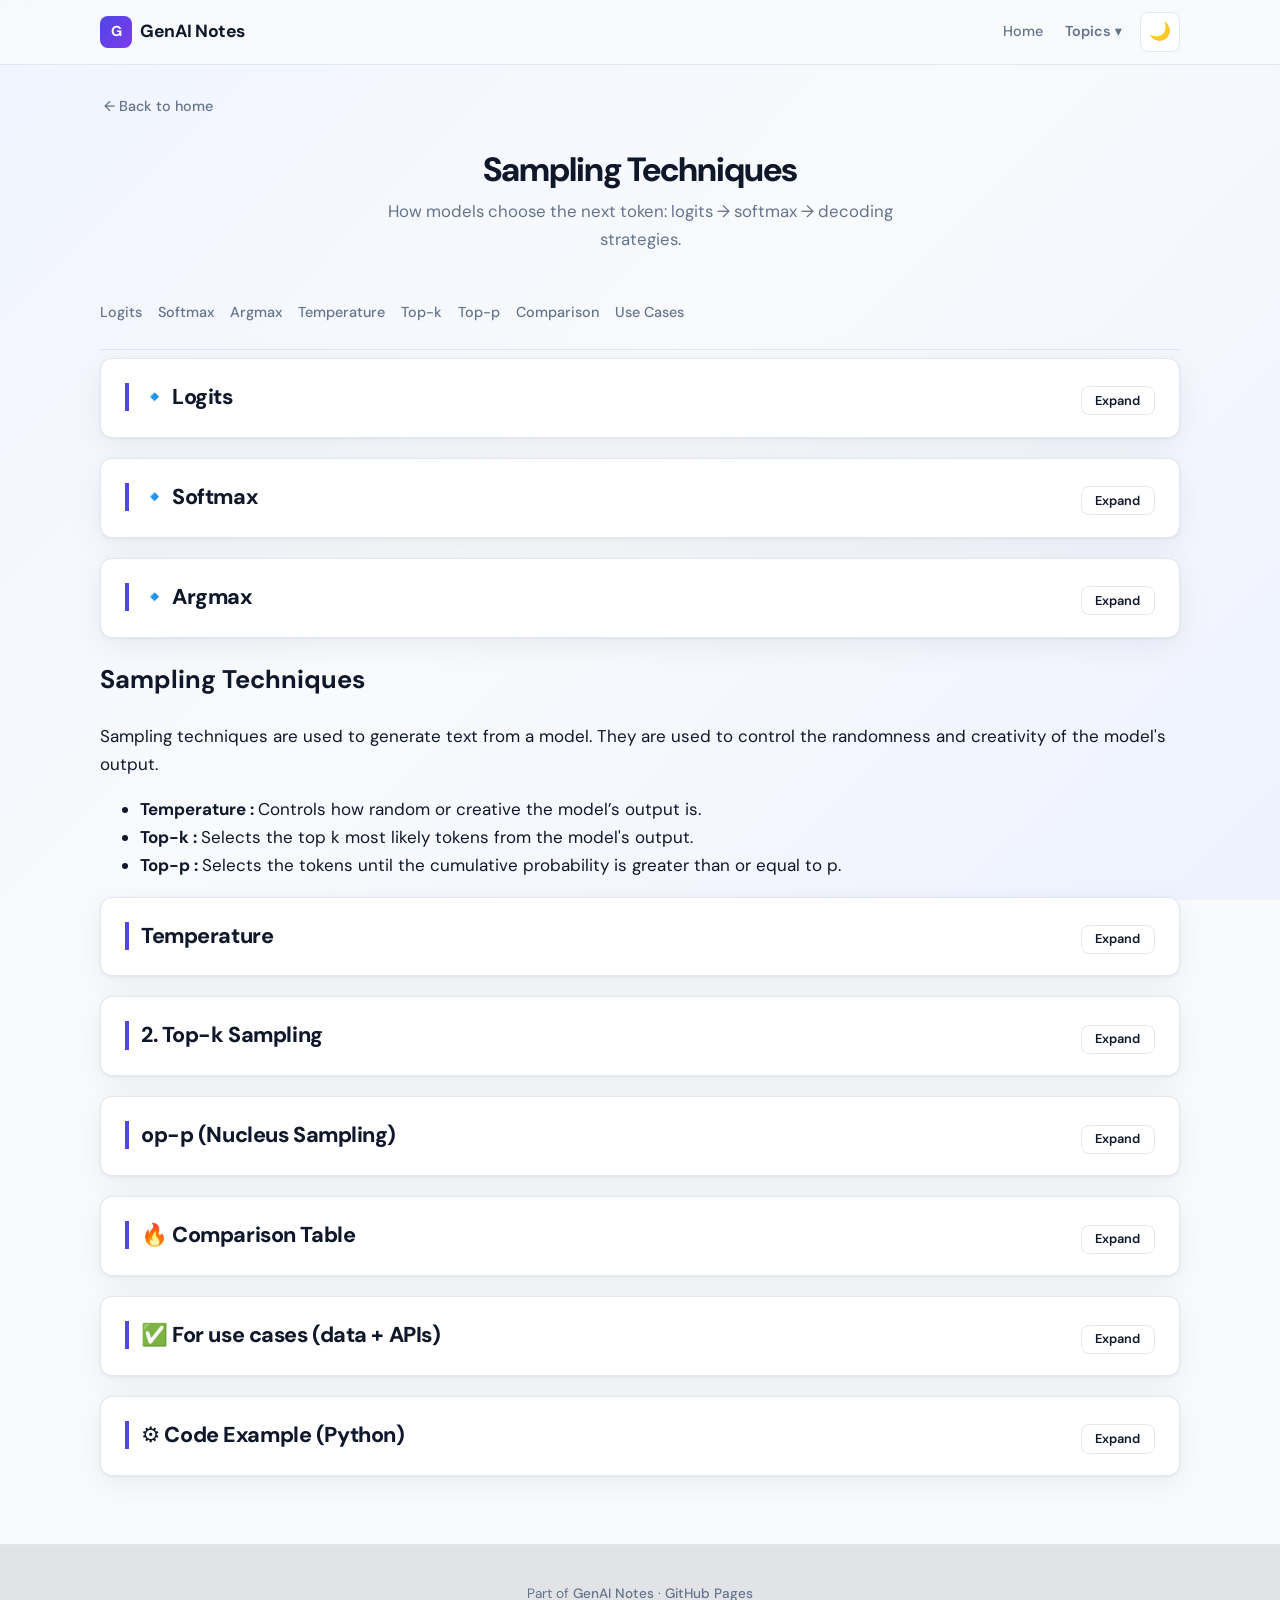
<file: sampling-methods/index.html>
<!DOCTYPE html>
<html lang="en">
<head>
  <meta charset="utf-8">
  <meta name="viewport" content="width=device-width, initial-scale=1">
  <meta name="description" content="Sampling Techniques: logits, softmax, argmax, temperature, top-k, top-p in GenAI.">
  <title>Sampling Techniques · GenAI Notes</title>
  <link rel="stylesheet" href="../assets/css/theme.css">
</head>

<body>
  <div class="gn-site">
    <header class="gn-header">
      <div class="gn-header__inner">
    
        <!-- Logo -->
        <a class="gn-logo" href="../">
          <span class="gn-logo__mark" aria-hidden="true">G</span>
          GenAI Notes
        </a>
    
        <div class="gn-header__actions">
    
          <nav class="gn-nav" aria-label="Site">
    
            <!-- Home -->
            <a href="../">Home</a>
    
            <!-- Topics Dropdown -->
            <div class="gn-dropdown">
              <button class="gn-dropdown__btn" type="button">
                Topics ▾
              </button>
    
              <div class="gn-dropdown__menu">
                <a href="../text-vectorization/">Text vectorization</a>
                <a href="../transformers/">Transformers</a>
                <a href="../foremost/">Foremost</a>
                <a href="../tokenization/">Tokenization</a>
                <a href="./" aria-current="page">Sampling Methods</a>
                <a href="../RAG/">RAG</a>
              </div>
            </div>
    
          </nav>
    
          <!-- Theme toggle -->
          <button type="button" class="gn-theme" id="gn-theme-toggle" aria-label="Toggle theme">
            🌙
          </button>
    
        </div>
      </div>
    </header>

    <main class="gn-main" id="main">
      <a class="gn-back" href="../">← Back to home</a>

      <h1 class="gn-page-title">Sampling Techniques</h1>
      <p class="gn-page-sub">How models choose the next token: logits → softmax → decoding strategies.</p>

      <nav class="gn-toc" aria-label="On this page">
        <a href="#logits">Logits</a>
        <a href="#softmax">Softmax</a>
        <a href="#argmax">Argmax</a>
        <a href="#temperature">Temperature</a>
        <a href="#topk">Top-k</a>
        <a href="#topp">Top-p</a>
        <a href="#comparison">Comparison</a>
        <a href="#usecases">Use Cases</a>
      </nav>

      <!-- LOGITS -->
      <section class="gn-section" id="logits">
        <h2>🔹 Logits</h2>

        <p>In models like GPT, when predicting the next word/token:</p>
        <ul>
          <li>Model processes input text</li>
          <li>Outputs a vector of logits (one score per possible token)</li>
          <li>These logits are converted into probabilities using Softmax function</li>
          <li>A token is selected (based on sampling strategy)</li>
        </ul>

        <!-- <pre class="gn-pre">Input text → Model → Logits → Softmax → Probabilities → Token selection</pre> -->
        <pre class="gn-pre">Input → Model → Logits → Softmax → Probabilities → Argmax → Token Selection</pre>

        <h3>How It Works</h3>
        <ul>
          <li>Sort tokens by probability</li>
          <li>Keep only top K</li>
          <li>Sample randomly from those</li>
        </ul>
      </section>

      <!-- SOFTMAX -->
      <section class="gn-section" id="softmax">
        <h2>🔹 Softmax</h2>
        <p>
            <strong>Softmax : </strong> In Generative AI, the Softmax function is the step that converts a model’s raw outputs (logits) into probabilities that sum to 1.
            Without Softmax, the model just has arbitrary scores. With Softmax, it can decide how likely each token is.
          </p>
        <ol>
          <li>Converts scores into probabilities for Sample outputs & Make decisions</li>
          <li>Enables randomness & creativity : Sampling (diverse outputs) & Controlled randomness (via temperature)</li>
          <li>Preserves ranking : Higher logit → higher probability</li>
        </ol>

        <h3>Effect of Temperature on Softmax</h3>
        <p>Temperature modifies logits before Softmax:</p>
        <ul>
          <li>Low temperature (0.2) → sharper probabilities (more deterministic)</li>
          <li>High temperature (1.5) → flatter probabilities (more creative/random)</li>
        </ul>

        <h3>Key takeaway</h3>
        <ul>
          <li>Logits → raw scores</li>
          <li>Softmax → converts to probabilities</li>
          <li>Probabilities → used for token selection</li>
        </ul>
      </section>

      <!-- ARGMAX -->
      <section class="gn-section" id="argmax">
        <h2>🔹 Argmax</h2>

        <p>Selecting the token with the highest probability (or highest logit).</p>

        <pre class="gn-pre">Input → Model → Logits → Softmax → Probabilities → Argmax → Output token</pre>

        <h3>Example</h3>
        <pre class="gn-pre">Let’s say the model predicts the next word after:

"I am feeling"

<strong>Probabilities After Softmax:</strong>

<strong>Token   Probability</strong>
happy   0.65
tired   0.25
hungry  0.10

👉 Argmax output: happy (because it has the highest probability)</pre>

        <h3>Key Characteristics</h3>
        <ul>
          <li><strong>Deterministic : </strong> Same input → Always same output and No randomness</li>
          <li><strong>Fast & Simple : </strong> Just pick the max value</li>
          <li><strong>No Creativity : </strong> Can be Repetitive & Always chooses the most likely word</li>
        </ul>

        <h3>Argmax vs Sampling</h3>
        <pre class="gn-pre"><strong>Method          Behavior</strong>
Argmax          Picks highest probability
Sampling        Picks based on probability distribution</pre>
      </section>
      <h2>Sampling Techniques</h2>
      <p>Sampling techniques are used to generate text from a model. They are used to control the randomness and creativity of the model's output.</p>
      <ul>
        <li><strong>Temperature : </strong> Controls how random or creative the model’s output is.</li>
        <li><strong>Top-k : </strong> Selects the top k most likely tokens from the model's output.</li>
        <li><strong>Top-p : </strong> Selects the tokens until the cumulative probability is greater than or equal to p.</li>
      </ul>
    </section>
      <!-- TEMPERATURE -->
      <section class="gn-section" id="temperature">
        <h2>Temperature</h2>

        <p><strong>Simple Definition</strong></p>
        <ul>
          <li>Controls how random or creative the model’s output is.</li>
          <li><strong>Low Temperature  : </strong>  Deterministic, Predictable</li>
          <li><strong>High Temperature : </strong> Creative, Diverse, Sometimes Chaotic</li>
        </ul>

        <h3>⚙️ How It Works Internally</h3>
        <p>Model generates logits → applies at Softmax → gets probabilities.</p>
        <p>Logits : Logits are the raw, unnormalized scores produced by a model before converting them into probabilities.</p>

        <ul>
          <li><strong>T &lt; 1 : </strong> Sharp Distribution (Less Randomness)</li>
          <li><strong>T &gt; 1 : </strong> Flatter Distribution (More Randomness)</li>
        </ul>

        <h3>Real-World Use Cases</h3>
        <ul>
          <li>Chatbots (low T for accuracy)</li>
          <li>Content generation (high T for creativity)</li>
          <li>Code generation (very low T)</li>
        </ul>

        <h3>Example</h3>
        <pre class="gn-pre"><strong>Prompt: </strong>"Write a tagline for a hotel"

<strong>T = 0.2 : </strong> “Comfortable stay at affordable prices”
<strong>T = 0.9 : </strong> “Where sunsets whisper luxury into every moment”</pre>

        <h3>Pitfalls</h3>
        <ul>
          <li><strong>High T : </strong> Hallucinations</li>
          <li><strong>Low T : </strong> Repetitive Output</li>
        </ul>
      </section>

      <!-- TOP-K -->
      <section class="gn-section" id="topk">
        <h2>2. Top-k Sampling</h2>

        <p>Model selects next token from top K most probable tokens only.</p>

        <h3>⚙️ How It Works</h3>
        <ul>
          <li>Sort tokens by probability</li>
          <li>Keep only top K</li>
          <li>Sample randomly from those</li>
        </ul>

        <h3>📊 Impact</h3>
        <pre class="gn-pre"><strong>K value    Behavior</strong> 
1          Same as argmax
10         Limited diversity
50         Balanced
100+       High diversity</pre>

        <h3>💡 Example</h3>
        <pre class="gn-pre"><strong>Token    Prob</strong> 
luxury   0.4
comfort  0.3
stay     0.2
cheap    0.1

<strong>top_k = 2 : </strong> {luxury, comfort}
<strong>top_k = 4 : </strong> all tokens</pre>

        <h3>Pitfalls</h3>
        <ul>
          <li><strong>Small K : </strong> Repetitive</li>
          <li><strong>Large K : </strong> Noisy</li>
        </ul>
      </section>

      <!-- TOP-P -->
      <section class="gn-section" id="topp">
        <h2>op-p (Nucleus Sampling)</h2>

        <p>Select tokens until cumulative probability ≥ p.</p>

        <h3>How It Works</h3>
        <p>Instead of fixed K:</p>
        <ul>
          <li>Keep adding tokens until sum ≥ p</li>
        </ul>

        <h3>📊 Impact</h3>
        <pre class="gn-pre"><strong>p Value    Behavior</strong> 
0.5        Conservative
0.8        Balanced
0.95       Creative</pre>

        <h3>💡 Example</h3>
        <pre class="gn-pre"><strong>Token   Prob</strong> 
luxury  0.4
comfort 0.3
stay    0.2
cheap   0.1

p = 0.7 → {luxury, comfort}
p = 0.9 → {luxury, comfort, stay}</pre>
      </section>

      <!-- COMPARISON -->
      <section class="gn-section" id="comparison">
        <h2>🔥 Comparison Table</h2>

        <pre class="gn-pre">| <strong>Method</strong>      | <strong>Randomness</strong>  | <strong>Control</strong>     | <strong>Best For</strong>             |
| ----------- | ----------- | ----------- | -------------------- |
| Temperature | Medium–High | Fine-tuning | Creativity control   |
| Top-k       | Medium      | Hard cutoff | Controlled diversity |
| Top-p       | Medium–High | Adaptive    | Production systems   |
| Argmax      | None        | Full        | Deterministic tasks  |</pre>
      </section>

      <!-- USE CASE -->
      <section class="gn-section" id="usecases">
        <h2>✅ For use cases (data + APIs)</h2>

        <pre class="gn-pre">| <strong>Use Case</strong>              | <strong>Recommended</strong>         |
| --------------------- | ------------------- |
| SQL generation        | temperature=0       |
| Hotel recommendations | temp=0.5, top_p=0.9 |
| Chatbot               | temp=0.7            |
| Creative marketing    | temp=0.9            |</pre>
      </section>

      <!-- CODE -->
      <section class="gn-section">
        <h2>⚙️ Code Example (Python)</h2>

        <pre class="gn-pre">response = client.chat.completions.create(
    model="gpt-4o-mini",
    messages=[{"role": "user", "content": "Suggest hotel tagline"}],
    temperature=0.8,
    top_k=50,
    top_p=0.9
)</pre>
      </section>

    </main>

    <footer class="gn-footer">
      <p>Part of <a href="../">GenAI Notes</a> · <a href="https://pages.github.com/">GitHub Pages</a></p>
    </footer>
  </div>

  <script src="../assets/js/theme.js" defer></script>
  
</body>
</html>
</file>
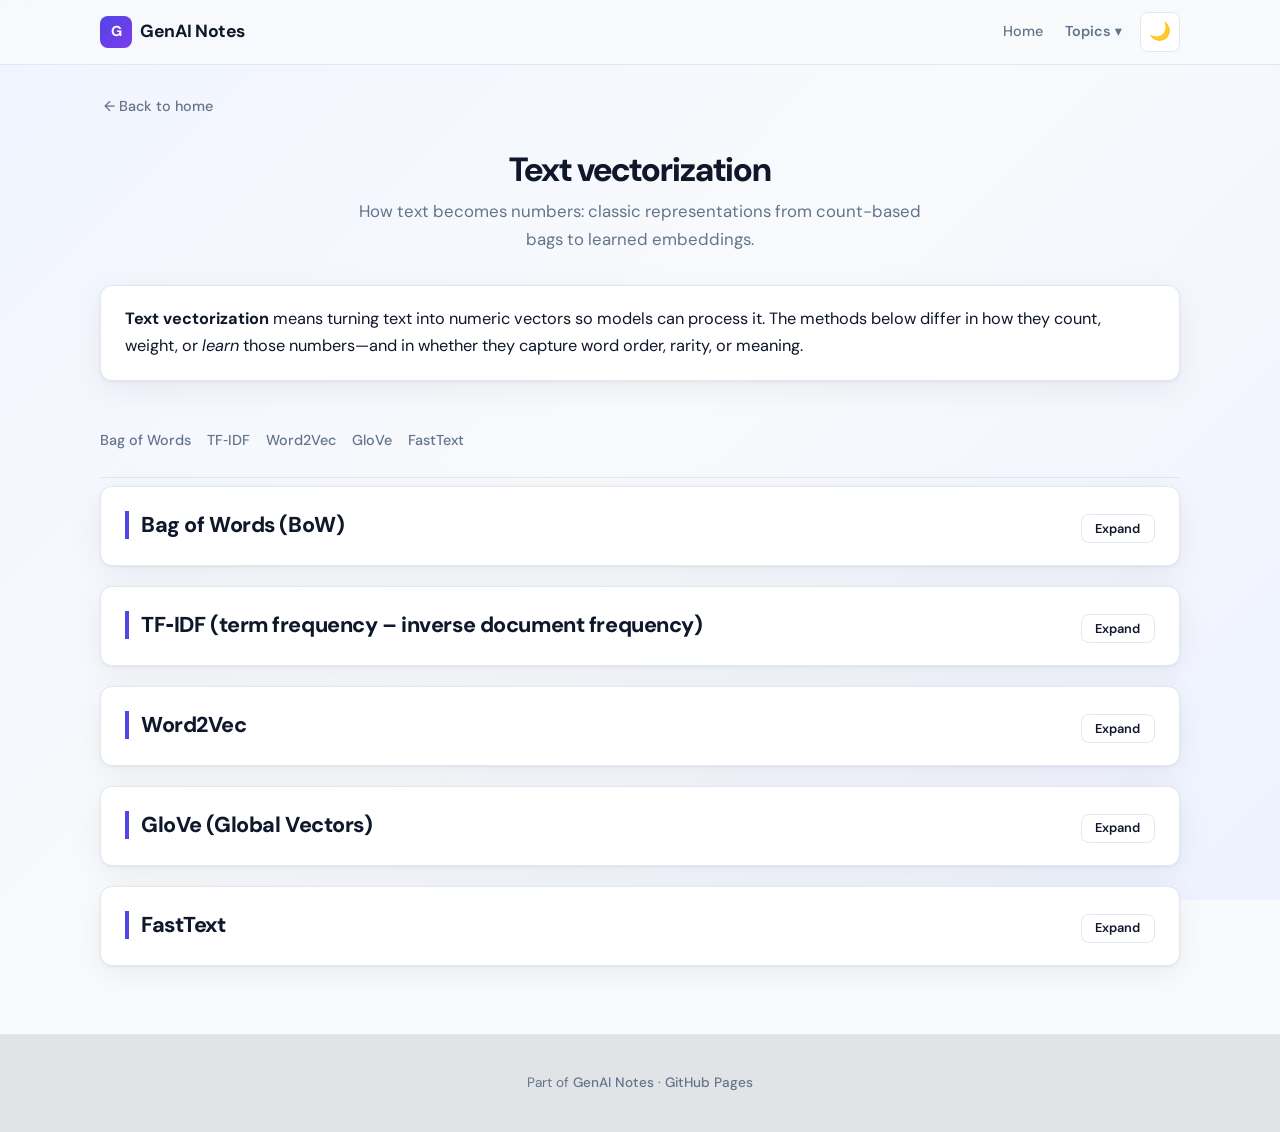
<file: text-vectorization/index.html>
<!DOCTYPE html>
<html lang="en">
<head>
  <meta charset="utf-8">
  <meta name="viewport" content="width=device-width, initial-scale=1">
  <meta name="description" content="Text vectorization: BoW, TF-IDF, Word2Vec, GloVe, FastText — notes for NLP and GenAI.">
  <title>Text vectorization · GenAI Notes</title>
  <link rel="stylesheet" href="../assets/css/theme.css">
</head>
<body>
  <div class="gn-site">
    <header class="gn-header">
      <div class="gn-header__inner">
    
        <!-- Logo -->
        <a class="gn-logo" href="../">
          <span class="gn-logo__mark" aria-hidden="true">G</span>
          GenAI Notes
        </a>
    
        <div class="gn-header__actions">
    
          <nav class="gn-nav" aria-label="Site">
    
            <!-- Home -->
            <a href="../">Home</a>
    
            <!-- Topics Dropdown -->
            <div class="gn-dropdown">
              <button class="gn-dropdown__btn" type="button">
                Topics ▾
              </button>
    
              <div class="gn-dropdown__menu">
                <a href="./" aria-current="page">Text Vectorization</a>
                <a href="../transformers/">Transformers</a>
                <a href="../foremost/">Foremost</a>
                <a href="../tokenization/">Tokenization</a>
                <a href="../sampling-methods/">Sampling Methods</a>
                <a href="../RAG/">RAG</a>
              </div>
            </div>
    
          </nav>
    
          <!-- Theme toggle -->
          <button type="button" class="gn-theme" id="gn-theme-toggle" aria-label="Toggle theme">
            🌙
          </button>
    
        </div>
      </div>
    </header>

    <main class="gn-main" id="main">
      <a class="gn-back" href="../">← Back to home</a>

      <h1 class="gn-page-title">Text vectorization</h1>
      <p class="gn-page-sub">How text becomes numbers: classic representations from count-based bags to learned embeddings.</p>

      <p class="gn-lead">
        <strong>Text vectorization</strong> means turning text into numeric vectors so models can process it. The methods below differ in how they count, weight, or <em>learn</em> those numbers—and in whether they capture word order, rarity, or meaning.
      </p>

      <nav class="gn-toc" aria-label="On this page">
        <a href="#bow">Bag of Words</a>
        <a href="#tfidf">TF‑IDF</a>
        <a href="#word2vec">Word2Vec</a>
        <a href="#glove">GloVe</a>
        <a href="#fasttext">FastText</a>
      </nav>

      <section class="gn-section" id="bow" aria-labelledby="bow-heading">
        <h2 id="bow-heading">Bag of Words (BoW)</h2>
        <p><strong>Idea:</strong> Count how many times each word from a shared vocabulary appears in a document. Order is ignored.</p>

        <pre class="gn-pre" aria-label="Example corpus and vectors">Corpus:
D1 - "I love NLP"
D2 - "I love AI"

Vocabulary: [I, love, NLP, AI]

Vectors:
D1 → [1, 1, 1, 0]
D2 → [1, 1, 0, 1]</pre>

        <h3>Advantages</h3>
        <ul>
          <li>Simple and easy to implement</li>
          <li>Fine for baseline classification and small data</li>
        </ul>

        <h3>Disadvantages</h3>
        <ul>
          <li>Ignores word order (e.g. “love I NLP” can match “I love NLP”)</li>
          <li>No real notion of context or meaning</li>
          <li>Sparse, high-dimensional vectors (many zeros)</li>
        </ul>

        <h3>When it shines</h3>
        <ul>
          <li>Basic text classification (e.g. spam vs not spam)</li>
          <li>Small, controlled vocabularies</li>
        </ul>
      </section>

      <section class="gn-section" id="tfidf" aria-labelledby="tfidf-heading">
        <h2 id="tfidf-heading">TF‑IDF (term frequency – inverse document frequency)</h2>
        <p><strong>Idea:</strong> Scale raw counts: frequent words in <em>one</em> document (TF) matter, but words that appear in <em>every</em> document get down‑weighted (IDF).</p>

        <ul>
          <li><strong>TF</strong> — how often a term appears in a document (normalized in practice).</li>
          <li><strong>IDF</strong> — rare across the corpus → higher weight; very common (e.g. “the”, “is”) → lower.</li>
        </ul>

        <h3>Intuition</h3>
        <ul>
          <li>“food” in every document → not very discriminating (low final weight if truly ubiquitous).</li>
          <li>“good” / “bad” in reviews → can carry more weight when contrastive.</li>
          <li>Discriminative, somewhat rare terms often rank higher than stopwords.</li>
        </ul>

        <p>Not all words are equally important. <strong>TF‑IDF</strong> downplays globally common terms and upweights terms that are more specific to a document or a small set of documents.</p>

        <h3>Pros</h3>
        <ul>
          <li>Better than raw BoW for search, ranking, and “what is this document about”</li>
          <li>Reduces noise from function words (when they appear in many documents)</li>
        </ul>

        <h3>Cons</h3>
        <ul>
          <li>Still no true semantic similarity between different words (synonyms are separate dimensions)</li>
          <li>Remains relatively sparse; no deep context</li>
        </ul>

        <h3>When it shines</h3>
        <ul>
          <li>Search, keywording, and classical IR baselines</li>
          <li>Document similarity and feature engineering for tabular + text pipelines</li>
        </ul>
      </section>

      <section class="gn-section" id="word2vec" aria-labelledby="word2vec-heading">
        <h2 id="word2vec-heading">Word2Vec</h2>
        <p>Instead of hand counts only, <strong>learn</strong> dense vectors from data: similar usage patterns in context → similar vectors in space (cosine distance often used).</p>

        <pre class="gn-pre" aria-label="Example dense vectors (illustrative)">king  → [0.25, -0.10, ...]
queen → [0.27, -0.12, ...]</pre>
        <p>Nearby vectors often reflect related meanings or syntactic relations (famous “vector arithmetic” demos).</p>

        <h3>Training approaches</h3>
        <ul>
          <li><strong>CBOW</strong> — predict a word from its context window</li>
          <li><strong>Skip-gram</strong> — predict context from the center word</li>
        </ul>

        <h3>Illustrative co-occurrence (conceptual)</h3>
        <ul>
          <li>“love” may appear near “food”, “hotel” in a sentiment corpus</li>
          <li>“good” and “bad” can both appear near “food” with different class labels in supervised tasks</li>
        </ul>

        <pre class="gn-pre" aria-label="Example two-dimensional style vectors (toy)">love → [0.2, 0.8]
food → [0.3, 0.7]
good → [0.9, 0.1]
bad  → [0.85, 0.15]</pre>

        <h3>Pros</h3>
        <ul>
          <li><strong>Dense</strong> vectors (lower dimension than huge sparse BoW, in practice)</li>
          <li>Captures analogies and similarity better than count-only methods</li>
        </ul>

        <h3>Cons</h3>
        <ul>
          <li>One vector per word type — polysemy (“bank” of river vs money) is a single point</li>
          <li>Out-of-vocabulary words need a separate strategy (subword models, later)</li>
        </ul>
      </section>

      <section class="gn-section" id="glove" aria-labelledby="glove-heading">
        <h2 id="glove-heading">GloVe (Global Vectors)</h2>
        <p>Builds on <strong>global</strong> word co-occurrence statistics across the whole corpus (not only local window sampling). Combines the strengths of count-based and prediction-based ideas in one framework.</p>

        <ul>
          <li>“food” might co-occur with: love, hotel, good, bad, … in global counts</li>
          <li>“good” might cluster with certain sentiment contexts; “bad” with others</li>
        </ul>
        <p>Uses <strong>global</strong> matrix information, not only sliding-window SGD in isolation.</p>

        <h3>Pros</h3>
        <ul>
          <li>Strong, stable pretrained word vectors for many languages and domains</li>
          <li>Often a solid default in classical NLP before contextual transformers</li>
        </ul>

        <h3>Cons</h3>
        <ul>
          <li>Still a single vector per word; sense disambiguation is limited</li>
          <li>New/rare words need OOV handling (as with vanilla Word2Vec)</li>
        </ul>

        <h3>When it shines</h3>
        <ul>
          <li>Pretrained embeddings in pipelines, feature layers, and legacy systems</li>
          <li>When you want interpretable, fixed-size word features without training from scratch</li>
        </ul>
      </section>

      <section class="gn-section" id="fasttext" aria-labelledby="fasttext-heading">
        <h2 id="fasttext-heading">FastText</h2>
        <p>Represents words (and in some settings, whole text) as sums of <strong>subword</strong> n-gram vectors. Rare words, typos, and morphological variants can still get reasonable vectors.</p>

        <pre class="gn-pre" aria-label="Subword pieces (illustrative)">hotel → ho, hot, ote, tel, hotel, …
food  → fo, foo, ood, food, …</pre>

        <h3>Pros</h3>
        <ul>
          <li>Better coverage for <strong>unseen</strong> or rare word forms (via subwords)</li>
          <li>Multilingual and noisy text can benefit; morphologically rich languages too</li>
        </ul>

        <h3>Cons</h3>
        <ul>
          <li>Somewhat more engineering and memory than a pure word-level model</li>
          <li>Not sentence-level <em>context</em> like a Transformer—still (mostly) type-level in spirit</li>
        </ul>

        <h3>When it shines</h3>
        <ul>
          <li>Noisy user text, short snippets, and multilingual corpora</li>
          <li>When you need OOV behavior without a huge lexicon</li>
        </ul>
      </section>
    </main>

    <footer class="gn-footer">
      <p>Part of <a href="../">GenAI Notes</a> · <a href="https://pages.github.com/">GitHub Pages</a></p>
    </footer>
  </div>
  <script src="../assets/js/theme.js" defer></script>
</body>
</html>
</file>
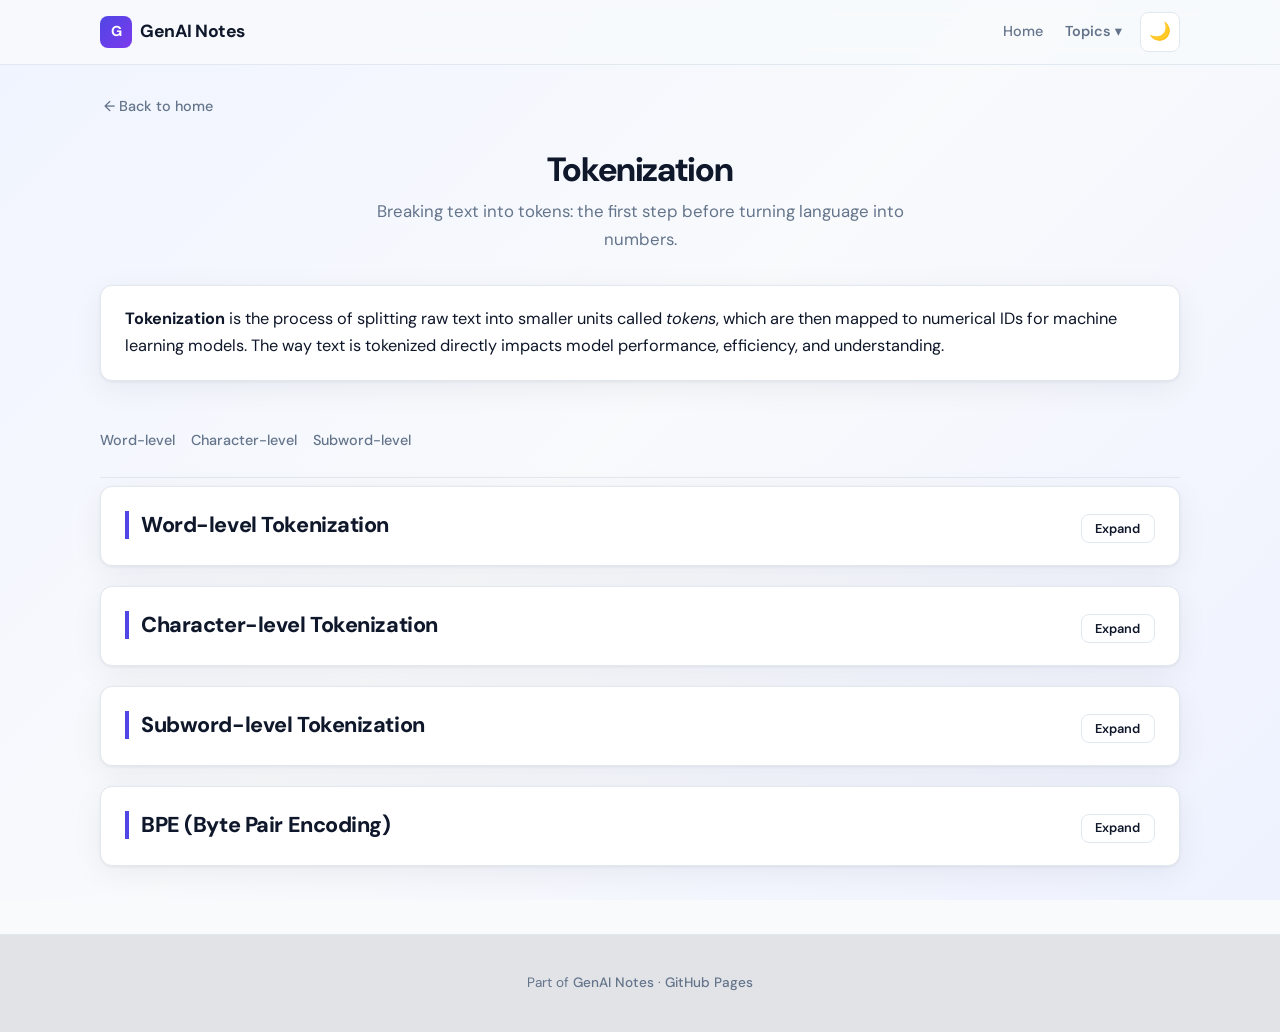
<file: tokenization/index.html>
<!DOCTYPE html>
<html lang="en">
<head>
  <meta charset="utf-8">
  <meta name="viewport" content="width=device-width, initial-scale=1">
  <meta name="description" content="Tokenization in NLP: word-level, character-level, and subword tokenization explained for GenAI.">
  <title>Tokenization· GenAI Notes</title>
  <link rel="stylesheet" href="../assets/css/theme.css">
</head>
<body>
  <div class="gn-site">
    <header class="gn-header">
      <div class="gn-header__inner">
    
        <!-- Logo -->
        <a class="gn-logo" href="../">
          <span class="gn-logo__mark" aria-hidden="true">G</span>
          GenAI Notes
        </a>
    
        <div class="gn-header__actions">
    
          <nav class="gn-nav" aria-label="Site">
    
            <!-- Home -->
            <a href="../">Home</a>
    
            <!-- Topics Dropdown -->
            <div class="gn-dropdown">
              <button class="gn-dropdown__btn" type="button">
                Topics ▾
              </button>
    
              <div class="gn-dropdown__menu">
                <a href="../text-vectorization/">Text Vectorization</a>
                <a href="../transformers/">Transformers</a>
                <a href="../foremost/">Foremost</a>
                <a href="./" aria-current="page">Tokenization</a>
                <a href="../sampling-methods/">Sampling Methods</a>
                <a href="../RAG/">RAG</a>
              </div>
            </div>
    
          </nav>
    
          <!-- Theme toggle -->
          <button type="button" class="gn-theme" id="gn-theme-toggle" aria-label="Toggle theme">
            🌙
          </button>
    
        </div>
      </div>
    </header>

    <main class="gn-main" id="main">
      <a class="gn-back" href="../">← Back to home</a>

      <h1 class="gn-page-title">Tokenization</h1>
      <p class="gn-page-sub">Breaking text into tokens: the first step before turning language into numbers.</p>

      <p class="gn-lead">
        <strong>Tokenization</strong> is the process of splitting raw text into smaller units called <em>tokens</em>, which are then mapped to numerical IDs for machine learning models. The way text is tokenized directly impacts model performance, efficiency, and understanding.
      </p>

      <nav class="gn-toc" aria-label="On this page">
        <a href="#word">Word-level</a>
        <a href="#character">Character-level</a>
        <a href="#subword">Subword-level</a>
      </nav>

      <section class="gn-section" id="word" aria-labelledby="word-heading">
        <h2 id="word-heading">Word-level Tokenization</h2>
        <p><strong>Idea:</strong> Split text into individual words using spaces or punctuation.</p>

        <pre class="gn-pre" aria-label="Word tokenization example">
          <strong>Sentence :</strong> "I love NLP"
          <strong>Tokens    :</strong> ["I", "love", "NLP"]</pre>

        <h3>Advantages</h3>
        <ul>
          <li>Simple and intuitive</li>
          <li>Easy to interpret and debug</li>
        </ul>

        <h3>Disadvantages</h3>
        <ul>
          <li>Large vocabulary size</li>
          <li>Cannot handle unseen (out-of-vocabulary) words</li>
          <li>Struggles with typos and variations</li>
        </ul>

        <h3>When it shines</h3>
        <ul>
          <li>Small datasets with controlled vocabulary</li>
          <li>Basic NLP tasks and rule-based systems</li>
        </ul>
      </section>

      <section class="gn-section" id="character" aria-labelledby="character-heading">
        <h2 id="character-heading">Character-level Tokenization</h2>
        <p><strong>Idea:</strong> Break text into individual characters.</p>

        <pre class="gn-pre" aria-label="Character tokenization example">
          <strong>Sentence :</strong> "hi"
          <strong>Tokens    :</strong> ["h", "i"]</pre>

        <h3>Advantages</h3>
        <ul>
          <li>No out-of-vocabulary problem</li>
          <li>Handles typos and rare words naturally</li>
        </ul>

        <h3>Disadvantages</h3>
        <ul>
          <li>Longer sequences → more computation</li>
          <li>Loses semantic meaning at higher levels</li>
        </ul>

        <h3>When it shines</h3>
        <ul>
          <li>Languages with complex morphology</li>
          <li>Tasks involving noisy or misspelled text</li>
        </ul>
      </section>

      <section class="gn-section" id="subword" aria-labelledby="subword-heading">
        <h2 id="subword-heading">Subword-level Tokenization</h2>
        <p><strong>Idea:</strong> Split words into smaller meaningful units (subwords) to balance vocabulary size and flexibility.</p>

        <pre class="gn-pre" aria-label="Subword tokenization example">
          <strong>Word    :</strong>  "unhappiness"
          <strong>Tokens  :</strong>  ["un", "happi", "ness"]</pre>

        <h3>Common methods</h3>
        <ul>
          <li><strong>BPE (Byte Pair Encoding)</strong></li>
          <li><strong>WordPiece</strong></li>
          <li><strong>Unigram Language Model</strong></li>
        </ul>

        <h3>Advantages</h3>
        <ul>
          <li>Handles unseen words effectively</li>
          <li>Smaller vocabulary than word-level</li>
          <li>Captures meaningful patterns</li>
        </ul>

        <h3>Disadvantages</h3>
        <ul>
          <li>More complex to implement</li>
          <li>Tokens may not always be human-readable</li>
        </ul>

        <h3>When it shines</h3>
        <ul>
          <li>Modern NLP and GenAI models (e.g., Transformers)</li>
          <li>Large-scale multilingual datasets</li>
        </ul>
      </section>

      








      <section class="gn-section" id="subword" aria-labelledby="subword-heading">
        <h2 id="subword-heading">BPE (Byte Pair Encoding) </h2>
        <p><strong>Simple Definition :</strong> BPE is a tokenization algorithm that breaks text into subword units so that models can efficiently handle
        </p>
        
          <ul>
            <li>Rare words</li>
            <li>Unknown words</li>
            <li>Large vocabularies</li>
          </ul>

        <p>👉 Instead of storing full words, it builds words from smaller chunks.</p>
        <h3></h3>
        <p><strong>Why BPE Exists (Problem It Solves)</strong></p>
        <div style="margin-left: 20px;">
        <p>Before BPE : </p>
          <ul>
              <li>Huge vocabularies (e.g., 100,000+ words) make model training slow and memory-intensive.</li>
              <li>Most words only appear a few times → wasting space on rare words.</li>
              <li>Models can’t handle rare words or typos → performance suffers.</li>
              <li>Unknown words (OOV problem)</li>
          </ul>
        </div>
      

        <h3>Core Idea of BPE</h3>
        <p>Starts with Each character = token</p>
        <ul>
          <li>More complex to implement</li>
          <li>Tokens may not always be human-readable</li>
        </ul>

        <h3>When it shines</h3>
        <ul>
          <li>Modern NLP and GenAI models (e.g., Transformers)</li>
          <li>Large-scale multilingual datasets</li>
        </ul>
      </section>




    </main>

    <footer class="gn-footer">
      <p>Part of <a href="../">GenAI Notes</a> · <a href="https://pages.github.com/">GitHub Pages</a></p>
    </footer>
  </div>
  <script src="../assets/js/theme.js" defer></script>
</body>
</html>
</file>
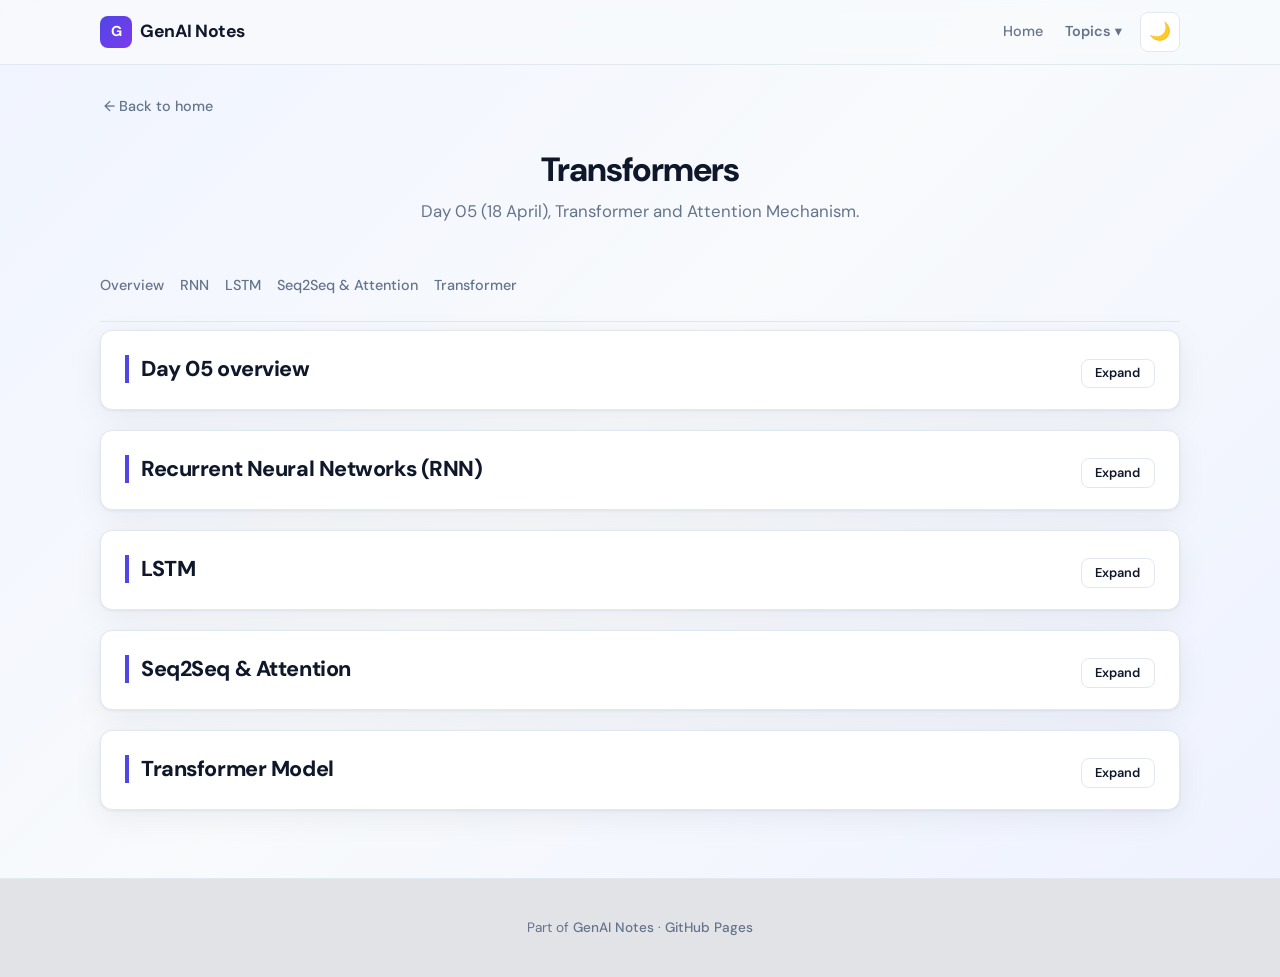
<file: transformers/index.html>
<!DOCTYPE html>
<html lang="en">
<head>
  <meta charset="utf-8">
  <meta name="viewport" content="width=device-width, initial-scale=1">
  <meta name="description" content="Day 05: RNN, LSTM, Seq2Seq, attention, Transformers — reader-friendly notes (same content as full Transformers page).">
  <title>Transformers (reader) · GenAI Notes</title>
  <link rel="stylesheet" href="../assets/css/theme.css">
  <style>
    .gn-diagram {
      background: #ffffff;
      border: 1px solid #e5e7eb;
      border-radius: 12px;
      padding: 20px;
      margin: 20px 0;
      box-shadow: 0 4px 10px rgba(0, 0, 0, 0.05);
    }

    .gn-flow {
      display: flex;
      flex-wrap: wrap;
      gap: 10px;
      align-items: center;
      justify-content: center;
    }

    .gn-node {
      padding: 12px 16px;
      border-radius: 10px;
      cursor: pointer;
      transition: all 0.25s ease;
      font-weight: 600;
      border: 1px solid transparent;
      min-width: 110px;
      text-align: center;
    }

    .gn-node:hover {
      transform: translateY(-3px);
      box-shadow: 0 6px 15px rgba(0, 0, 0, 0.1);
      border-color: #6366f1;
    }

    .q { background: #dbeafe; }
    .k { background: #dcfce7; }
    .v { background: #fee2e2; }
    .attn { background: #ede9fe; }
    .o { background: #fef9c3; }

    .gn-arrow {
      font-size: 18px;
      font-weight: bold;
      color: #6b7280;
    }

    #infoBox {
      box-sizing: border-box;
      position: sticky;
      top: 3.75rem;
      z-index: 90;
      margin: 0 0 1.25rem;
      padding: 15px;
      border: 1px solid var(--border, #e2e8f0);
      border-left: 5px solid #6366f1;
      border-radius: 8px;
      background: var(--bg-elevated, #f3f4f6);
      color: var(--text, #111);
      font-size: 16px;
      line-height: 1.5;
      overflow: visible;
    }

    #infoBox[hidden] {
      display: none !important;
    }

    [data-theme="dark"] #infoBox {
      border-left-color: #818cf8;
      background: var(--bg-elevated);
      color: var(--text);
    }

    .gn-prose-notes h3 {
      font-weight: 700;
      font-size: 1.05rem;
      margin: 1.25rem 0 0.5rem;
      color: var(--text);
      text-align: left;
      border-left: none;
      padding-left: 0;
    }

    .gn-prose-notes .gn-compare-table {
      width: 100%;
      border-collapse: collapse;
      font-size: 0.92rem;
      margin: 1rem 0;
    }

    .gn-prose-notes .gn-compare-table th,
    .gn-prose-notes .gn-compare-table td {
      border: 1px solid var(--border);
      padding: 0.55rem 0.65rem;
      text-align: left;
      vertical-align: top;
    }

    .gn-prose-notes .gn-compare-table thead th {
      font-weight: 700;
      background: color-mix(in srgb, var(--accent) 8%, var(--bg-elevated));
    }

    .gn-prose-notes .gn-diagram h3 {
      margin-top: 0;
      font-size: 1.1rem;
      border-left: none;
      padding-left: 0;
    }

    .gn-prose-notes .transformer-hero-img {
      /* 50% of source width (1001×1521 PNG → max ~501px) */
      width: min(501px, 100%);
      height: auto;
      margin: 1.25rem 0;
      border-radius: 12px;
      border: 1px solid var(--border);
      display: block;
    }

    @media (max-width: 640px) {
      .gn-prose-notes .transformer-hero-img {
        width: 100%;
      }
    }
  </style>
</head>
<body>
  <div class="gn-site">
    <header class="gn-header">
      <div class="gn-header__inner">
    
        <!-- Logo -->
        <a class="gn-logo" href="../">
          <span class="gn-logo__mark" aria-hidden="true">G</span>
          GenAI Notes
        </a>
    
        <div class="gn-header__actions">
    
          <nav class="gn-nav" aria-label="Site">
    
            <!-- Home -->
            <a href="../">Home</a>
    
            <!-- Topics Dropdown -->
            <div class="gn-dropdown">
              <button class="gn-dropdown__btn" type="button">
                Topics ▾
              </button>
    
              <div class="gn-dropdown__menu">
                <a href="../text-vectorization/">Text Vectorization</a>
                <a href="./" aria-current="page">Transformers</a>
                <a href="../foremost/">Foremost</a>
                <a href="../tokenization/">Tokenization</a>
                <a href="../sampling-methods/">Sampling Methods</a>
                <a href="../RAG/">RAG</a>
              </div>
            </div>
    
          </nav>
    
          <!-- Theme toggle -->
          <button type="button" class="gn-theme" id="gn-theme-toggle" aria-label="Toggle theme">
            🌙
          </button>
    
        </div>
      </div>
    </header>

    <main class="gn-main" id="main">
      <a class="gn-back" href="../">← Back to home</a>

      <h1 class="gn-page-title">Transformers</h1>
      <p class="gn-page-sub">Day 05 (18 April), Transformer and Attention Mechanism.</p>

      <nav class="gn-toc" aria-label="On this page">
        <a href="#intro">Overview</a>
        <a href="#rnn">RNN</a>
        <a href="#lstm">LSTM</a>
        <a href="#seq2seq">Seq2Seq &amp; Attention</a>
        <a href="#transformer">Transformer</a>
      </nav>

      <div id="infoBox" role="status" aria-live="polite" aria-atomic="true" hidden></div>

      <section class="gn-section gn-prose-notes" id="intro" aria-labelledby="intro-heading">
        <h2 id="intro-heading">Day 05 overview</h2>
        <p><strong>Day 05 - 18 April Transformer -  Attention Mechanism</strong></p>
        <p>Understand the evolution from RNN → LSTM → Seq2Seq → Transformers</p>
      </section>

      <section class="gn-section gn-prose-notes" id="rnn" aria-labelledby="rnn-heading">
        <h2 id="rnn-heading">Recurrent Neural Networks (RNN)</h2>
        <p><strong>Recurrent Neural Networks (RNN)</strong> - sequential or time-dependent data—where the order of inputs matters.</p>
        <p><strong>Key Concept:</strong>&nbsp;RNNs process sequences by maintaining a "memory" of previous inputs through hidden states (hidden state is the model’s internal memory that carries information from previous time steps to the current step).</p>

        <h3>At each time step:</h3>
        <ul>
          <li>The network takes the current input</li>
          <li>Combines it with the previous hidden state</li>
          <li>Produces a new hidden state</li>
        </ul>
        <p>This hidden state acts as the network’s memory, carrying information forward through the sequence.</p>

        <h3>Gradient :</h3>
        <p>Think of standing on a hill:</p>
        <ul>
          <li>The gradient tells you which direction is uphill</li>
          <li>And how steep the slope is</li>
        </ul>
        <p>In machine learning, the “hill” represents the loss (error) function, and we want to go downhill to minimize error.</p>

        <h3>In Neural Networks</h3>
        <p>The gradient measures how sensitive the loss is to changes in each parameter (weights and biases).</p>

        <h3>⚠️ RNN Problems</h3>
        <ul>
          <li>Vanishing Gradient: During backpropagation through time, gradients become extremely small, making it impossible to learn long-term dependencies</li>
          <li>Exploding Gradient: Gradients become too large, causing unstable training</li>
          <li>Short-term Memory: Cannot remember information from many steps back</li>
        </ul>
      </section>

      <section class="gn-section gn-prose-notes" id="lstm" aria-labelledby="lstm-heading">
        <h2 id="lstm-heading">LSTM</h2>
        <p><strong>LSTM (Long Short-Term Memory)-</strong> Designed to remember information for long periods and avoid problems like vanishing gradients.</p>

        <h3>Solution to RNN problems</h3>

        <h3>🚪 The Three Gates</h3>

        <p><strong>1️⃣ Forget Gate:</strong> Decides what information to throw away from cell state</p>
        <p><em>Example: Like cleaning your desk - you decide which papers to keep and which to throw away</em></p>

        <p><strong>2️⃣ Input Gate:</strong> Decides what new information to store in cell state</p>
        <ul>
          <li>Two parts: What to update + What values to add</li>
        </ul>

        <p><strong>3️⃣ Output Gate:</strong> Decides what to output based on cell state</p>

        <p>👨‍🏫 <em>Nooruddin: "The beauty of LSTM is that it solves the vanishing gradient problem. The cell state acts like a highway where information can flow unchanged."</em></p>
        <p>👨‍🎓 <em>Student Question: "Sir, why do we use sigmoid for gates and tanh for cell state?"</em></p>
        <p>👨‍🏫 <em>Nooruddin: "Excellent question! Sigmoid outputs 0-1, perfect for gates (like switches - on/off). Tanh outputs -1 to 1, better for cell state values which can be positive or negative."</em></p>

        <h3>⚠️ Even LSTM Has Limitations</h3>
        <ul>
          <li>Still processes sequences sequentially (one word at a time)</li>
          <li>Cannot be parallelized - slow training</li>
          <li>For very long sequences (&gt;1000 tokens), still struggles</li>
          <li>Computational cost increases with sequence length</li>
        </ul>
      </section>

      <section class="gn-section gn-prose-notes" id="seq2seq" aria-labelledby="seq2seq-heading">
        <h2 id="seq2seq-heading">Seq2Seq &amp; Attention</h2>
        <p><strong>Sequence-to-Sequence (Seq2Seq)</strong> : Seq2Seq is a neural network framework designed to transform one sequence into another sequence. It is widely used in NLP tasks like machine translation, summarization, and question answering.</p>
        <p><strong>Traditional ML models struggle when:</strong></p>
        <ul>
          <li>Input and output lengths are different</li>
          <li>Output depends on full sentence context</li>
          <li>Order of words matters</li>
        </ul>

        <h3><strong>High-Level Idea</strong></h3>
        <p>Seq2Seq consists of two main components:</p>
        <ul>
          <li><strong>Encoder</strong> → Reads input sequence</li>
          <li><strong>Decoder</strong> → Generates output sequence</li>
        </ul>

        <h3><strong>Encoder (Understanding the input)</strong></h3>
        <p>The encoder processes input tokens one by one.</p>
        <p><strong>Steps:</strong></p>
        <ul>
          <li>Input sentence is tokenized</li>
          <li>Each token is converted into embeddings</li>
          <li>RNN/LSTM/GRU processes sequence step-by-step</li>
          <li>Final hidden state summarizes entire input</li>
        </ul>
        <p><strong>Output:</strong><br>A fixed-size representation called:  Context Vector (thought vector)</p>

        <h3><strong>Decoder (Generating output)</strong></h3>
        <p>The decoder generates output word by word</p>
        <p><strong>Steps:</strong></p>
        <ol>
          <li>Takes context vector from encoder</li>
          <li>Starts with special token &lt;SOS&gt;</li>
          <li>Predicts next word using previous output</li>
          <li>Continues until &lt;EOS&gt; token</li>
        </ol>
        <p><strong>Key property:</strong><br>It is auto-regressive</p>
        <ul>
          <li>Each output depends on previous outputs</li>
        </ul>

        <h3><strong>Limitation of Seq2Seq</strong></h3>
        <p><strong>Problem:</strong> Bottleneck issue</p>
        <ul>
          <li>Entire sentence compressed into single vector</li>
          <li>Long sentences lose information</li>
        </ul>
        <p><strong>👉 Example:</strong> Long paragraph → context vector becomes weak</p>

        <h3><strong></strong>Attention Mechanism (Improvement)</strong></h3>
        <p>To solve bottleneck: Decoder does NOT rely only on final encoder state</p>
        <p><strong>Instead:</strong></p>
        <ul>
          <li>It looks at all encoder hidden states</li>
          <li>Learns which words are important</li>
 
        </ul>
        <p><strong>This is called : Attention-based Seq2Seq</strong></p>
      </section>

      <section class="gn-section gn-prose-notes" id="transformer" aria-labelledby="transformer-heading">
        <h2 id="transformer-heading">Transformer Model</h2>

        <h3>Transformer Model – Complete Summary</h3>
        <p>The Transformer Revolution :</p>
        <p>🎆 Why Transformers Changed Everything</p>
        <p>✅ How Transformers Solve All Previous Problems</p>

        <table class="gn-compare-table" aria-label="Problems vs architectures vs Transformer">
          <thead>
            <tr>
              <th scope="col">Problem</th>
              <th scope="col">Previous Architectures</th>
              <th scope="col">Transformer Solution</th>
            </tr>
          </thead>
          <tbody>
            <tr>
              <td>Sequential Processing</td>
              <td>RNN/LSTM must process word-by-word</td>
              <td>Parallel Processing - All words at once!</td>
            </tr>
            <tr>
              <td>Long-range Dependencies</td>
              <td>LSTM struggles with 1000+ tokens</td>
              <td>Self-Attention - Every word attends to every other word directly</td>
            </tr>
            <tr>
              <td>Vanishing Gradients</td>
              <td>Gradients diminish through layers</td>
              <td>Skip Connections &amp; Layer Norm maintain gradient flow</td>
            </tr>
            <tr>
              <td>Training Speed</td>
              <td>Slow due to sequential nature</td>
              <td>GPUs can parallelize - Train on entire sequence simultaneously</td>
            </tr>
          </tbody>
        </table>

        <h3>Background (Why Transformers?) ; 👉 Transformer = “Every word attends to every other word using attention instead of recurrence.”</h3>
        <p>Before Transformers, most NLP systems used:</p>
        <ul>
          <li>RNN / LSTM → process tokens sequentially (slow, hard to parallelize)</li>
          <li>CNN-based models → better parallelism but limited long-range dependency handling</li>
          <li>Seq2Seq with attention → improved translation, but still RNN-based bottleneck</li>
        </ul>
        <p>Key Problem:</p>
        <ul>
          <li>Sequential processing made training slow</li>
          <li>Difficulty in capturing long-range dependencies</li>
        </ul>
        <p>Key Idea of Transformer:</p>
        <p>👉 Replace recurrence entirely with attention mechanism&#x2028;👉 Enable full parallel processing of sequences</p>

        <h3>1. Model Architecture Overview</h3>
        <h3>Transformer Architecture</h3>
        <img class="transformer-hero-img" src="../assets/images/transformers.png" alt="Transformer Architecture Diagram" loading="lazy">
		<p>Left architecture is the "Encoder" and the right is the "Decoder":</p>

        <p>Transformer is a Sequence-to-Sequence (Seq2Seq) model with:</p>
        <ul>
          <li>Encoder stack</li>
          <li>Decoder stack</li>
        </ul>
        <p><strong>Two Main Components:</strong></p>
        <ul>
          <li><strong>Encoder:</strong> Processes input sequence and creates context-aware representations</li>
          <li><strong>Decoder:</strong> Generates output sequence using encoded information</li>
        </ul>
        <p>Each stack has N identical layers</p>
        <p>Input Representation</p>

        <h3>2.1 Input Embeddings</h3>
        <ul>
          <li>Input sentence → tokenized into words/subwords</li>
          <li>Each token → converted into vector of size d_model : Here the dim is 512</li>
        </ul>
        <p>👉 Output: Input Matrix: (sequence_length × d_model)</p>
        <ul>
          <li>Example:</li>
          <li>“I love NLP”</li>
          <li> 3 tokens → each mapped to embedding vector</li>
       
        </ul>

        <h3>2.2 Positional Encoding (PE) ; PE is a technique used in transformer-based models (like BERT, GPT, and BERT) to inject information about the order of tokens in a sequence.</h3>
        <p>Unlike Recurrent Neural Networks (RNNs) that process words sequentially, transformers process all words in parallel, which means they do not inherently know the order of words. PE provides this missing order information by adding a unique, positional vector to each input token's embedding</p>
        <p>Since Transformer has no recurrence:</p>
        <p>So we add:</p>
        <ul>
          <li>Positional encoding vector to embeddings</li>
        </ul>
        <p>Formula intuition:</p>
        <ul>
          <li>Uses sine/cosine functions</li>
          <li>Encodes word position information</li>
        </ul>

        <h3>5.3. Encoder Architecture</h3>
		<p><strong>Encoder:</strong> The encoder takes the input sequence and processes it through multiple layers of self-attention and feed-forward networks. It captures the contextual information of each word based on the entire sequence and here it is 6 layers</p>
        <p>Each encoder layer has:</p>
        <ol>
          <li>Self-Attention</li>
          <li>Feed Forward Network (FFN)</li>
          <li>Add &amp; Normalize</li>
        </ol>

        <h3>5.3.1 Self-Attention Mechanism</h3>

        <p>Instead of processing sequences step-by-step, Transformers look at ALL words simultaneously and learn which words are most relevant to each other.</p>
        <p>"Imagine you're at a party. RNN is like talking to people one-by-one in a line. Transformer is like being able to see and hear EVERYONE at once, and deciding who to pay attention to!"</p>
        <p>Attention Mechanism - The Heart of Transformers</p>
        <p>The Famous "Apple" Example</p>
        <p>Sentence: "I ate an apple while using my Apple laptop."</p>
        <p>The Problem: The word "apple" appears twice but has completely different meanings!</p>
        <ul>
          <li>First "apple" = Fruit 🍎 (should attend to "ate")</li>
          <li>Second "Apple" = Company 💻 (should attend to "laptop", "using")</li>
        </ul>
        <p>The Solution: Attention mechanism makes embeddings context-aware!</p>

        <h3>🔑 Query, Key, Value (QKV) - The Core Concept</h3>
        <p>Each token generates:</p>
        <ul>
          <li>Query (Q)</li>
          <li>Key (K)</li>
          <li>Value (V)</li>
        </ul>
        <p>Example :<br>Library Analogy:</p>
        <p>Imagine you're in a library looking for books about Machine Learning:"</p>
        <ul>
          <li>Query (Q): What you're looking for = "I need Machine Learning books"</li>
          <li>Key (K): Labels on each book = "This book is about: Deep Learning, NLP, Computer Vision..."</li>
          <li>Value (V): The actual content of the books</li>
        </ul>

        <div class="gn-diagram">
          <h3>🔑 Interactive QKV Flow</h3>
          <div class="gn-flow">
            <div class="gn-node q" onclick="showInfo('q')">Query (Q)</div>
            <div class="gn-arrow">→</div>
            <div class="gn-node k" onclick="showInfo('k')">Key (K)</div>
            <div class="gn-arrow">→</div>
            <div class="gn-node v" onclick="showInfo('v')">Value (V)</div>
            <div class="gn-arrow">→</div>
            <div class="gn-node attn" onclick="showInfo('a')">Attention</div>
            <div class="gn-arrow">→</div>
            <div class="gn-node o" onclick="showInfo('o')">Output</div>
          </div>
        </div>

        <p>You compare your Query with all the Keys to find which books are most relevant, then you read those Values!</p>
        <p>Attention computation:</p>
        <ul>
          <li>Compare Q with K → similarity score</li>
          <li>Apply softmax → weights</li>
          <li>Multiply with V → output representation</li>
        </ul>

        <h3>5.3.2 Multi-Head Attention</h3>
		<p>Multi-head attention in the encoder block: plays a crucial role in capturing different types of information and learning diverse relationships between words. It allows the model to attend to different parts of the input sequence simultaneously and learn multiple representations of the same input.</p>

        <p>Instead of one attention:</p>
        <p>👉 Use h parallel attention heads - Here it is 8 layers</p>
        <p>Each head learns different patterns:</p>
        <ul>
          <li>Syntax</li>
          <li>Semantics</li>
          <li>Word relationships</li>
        </ul>
        <p>Final output:</p>
        <ul>
          <li>Concatenate heads</li>
          <li>Linear projection</li>
        </ul>

        <div class="gn-diagram">
          <h3>🔄 Attention Flow</h3>
          <div class="gn-flow">
            <div class="gn-node" onclick="showInfo('i')">Input Tokens</div>
            <div class="gn-arrow">→</div>
            <div class="gn-node" onclick="showInfo('p')">QKV Projection</div>
            <div class="gn-arrow">→</div>
            <div class="gn-node" onclick="showInfo('s')">Similarity Scores (Q·K)</div>
            <div class="gn-arrow">→</div>
            <div class="gn-node" onclick="showInfo('w')">Weighted Output</div>
          </div>
        </div>

        <h3>5.3.3 Feed Forward Network (FFN) : Applied independently to each position and Adds non-linearity and feature transformation</h3>
        <h3>3.4 Add &amp; Normalize</h3>
        <p>Each sub-layer uses:</p>
        <p>Residual Connection:</p>
        <ul>
          <li>Input + Output</li>
        </ul>
        <p>Layer Normalization:</p>
        <ul>
          <li>Stabilizes training</li>
        </ul>
        <p>👉 Helps gradient flow and deep stacking</p>

        <h3>5.4. Decoder Architecture</h3>
		<p><strong>Decoder:</strong> The decoder generates the output sequence word by word, attending to the encoded input sequence's relevant parts. It also includes an additional attention mechanism called "encoder-decoder attention" that helps the model focus on the input during decoding.</p>
        <p>Decoder is similar to encoder but includes:</p>
        <ol>
          <li>Masked Self-Attention</li>
          <li>Encoder-Decoder Attention</li>
          <li>Feed Forward Network</li>
          <li>Add &amp; Normalize</li>
        </ol>
		<p><strong>Masked Multi-head attention in the decoder block:</strong> the same as Multi-head attention in the encoder block but this time for the translation sentence, is used to ensure that during the decoding process, each word can only attend to the words before it. This masking prevents the model from accessing future information, which is crucial for generating the output sequence step by step.</p>

		<p><strong>Multi-head attention in the decoder block:</strong> do the same as the Multi-head attention in the encoder block but between the input sentence and the translation sentence, is employed to capture different relationships between the input sequence and the generated output sequence. It allows the decoder to attend to different parts of the encoder's output and learn multiple representations of the context.</p>
        <h3>5.4.1 Masked Multi-Head Attention</h3>
        <p>Used during training/inference:</p>
        <p>👉 Prevents looking at future tokens</p>
        <p>Example:</p>
        <ul>
          <li>Predict word 3 → cannot see word 4 or 5</li>
        </ul>
        <p>This ensures:</p>
        <ul>
          <li>Auto-regressive generation</li>
        </ul>

        <h3>5.4.2 Encoder-Decoder Attention</h3>
        <ul>
          <li>Queries come from decoder</li>
          <li>Keys &amp; Values come from encoder</li>
        </ul>
        <p>👉 Helps decoder focus on relevant input words</p>
        <p>Example:</p>
        <ul>
          <li>Translating English → French</li>
          <li>Decoder attends to encoder outputs</li>
        </ul>

        <h3>5.5 Why Transformer Works Better</h3>
        <p>Compared to RNN/LSTM:</p>
        <ul>
          <li>No sequential bottleneck</li>
          <li>Fully parallel training</li>
          <li>Better long-range dependency handling</li>
        </ul>
        <p>Compared to CNN:</p>
        <ul>
          <li>Captures global relationships directly</li>
        </ul>
		<h3><strong>5.6 Output:</strong></h3>
		<p>The final layer of the decoder is a linear projection followed by a softmax activation function. It produces a probability distribution over the vocabulary, allowing the model to generate the output word by sampling from this distribution.</p>
		<strong>Softmax & Linear Projection:</strong>
		<p><strong>Softmax : </strong> It is used to convert the output of the linear projection into a probability distribution. It ensures that the sum of the probabilities is equal to 1, allowing the model to generate the output word by sampling from this distribution.</p>
		<p><strong>Linear : </strong>Convert the embeddings to word again (it just has weights not biases.)</p>
		
	</section>
    </main>

    <footer class="gn-footer">
      <p>Part of <a href="../">GenAI Notes</a> · <a href="https://pages.github.com/">GitHub Pages</a></p>
    </footer>
  </div>
  <script>
    window.showInfo = function (type) {
      var data = {
        q: "Query (Q): What the model is looking for in the input.",
        k: "Key (K): Represents features of each word used for matching.",
        v: "Value (V): The actual information carried forward.",
        a: "Attention: Q is matched with K to compute relevance scores.",
        o: "Output: Weighted sum of Value vectors based on attention scores.",
        i: "Input tokens are first converted into embeddings.",
        p: "Each token is projected into Query, Key, and Value vectors.",
        s: "Q·K determines how much attention each token gets.",
        w: "Final weighted sum of Value vectors produces context-aware output."
      };

      var box = document.getElementById("infoBox");
      if (!box) {
        console.error("infoBox missing");
        return;
      }

      var text = data[type];
      if (text == null) {
        return;
      }

      box.textContent = text;
      box.hidden = false;

      requestAnimationFrame(function () {
        box.scrollIntoView({ behavior: "smooth", block: "nearest", inline: "nearest" });
      });
    };
  </script>
  <script src="../assets/js/theme.js" defer></script>
</body>
</html>
</file>
<file: assets/css/theme.css>
/* GenAI_Notes — shared theme (GitHub Pages) */

@import url("https://fonts.googleapis.com/css2?family=DM+Sans:ital,opsz,wght@0,9..40,400;0,9..40,500;0,9..40,600;0,9..40,700;0,9..40,800;1,9..40,400&family=JetBrains+Mono:wght@400;500&display=swap");

:root {
  --font-sans: "DM Sans", system-ui, -apple-system, "Segoe UI", Roboto, sans-serif;
  --font-mono: "JetBrains Mono", ui-monospace, monospace;
  --bg: #f8fafc;
  --bg-elevated: #ffffff;
  --text: #0f172a;
  --text-muted: #64748b;
  --border: #e2e8f0;
  --accent: #4f46e5;
  --accent-hover: #4338ca;
  --accent-muted: #818cf8;
  --surface: linear-gradient(135deg, #f0f4ff 0%, #f8fafc 48%, #eef2ff 100%);
  --shadow: 0 1px 3px rgba(15, 23, 42, 0.06), 0 8px 32px rgba(15, 23, 42, 0.06);
  --shadow-lg: 0 20px 50px -20px rgba(15, 23, 42, 0.15);
  --radius: 12px;
  --radius-sm: 8px;
  --max: 70rem;
  --prose: 50rem;
}

[data-theme="dark"] {
  --bg: #0b1020;
  --bg-elevated: #12172a;
  --text: #e8edf7;
  --text-muted: #94a3b8;
  --border: #2d3a5c;
  --accent: #a5b4fc;
  --accent-hover: #c7d2fe;
  --accent-muted: #6366f1;
  --surface: linear-gradient(135deg, #0b1020 0%, #111827 50%, #1e1b4b 100%);
  --shadow: 0 1px 3px rgba(0, 0, 0, 0.35), 0 12px 40px rgba(0, 0, 0, 0.25);
  --shadow-lg: 0 24px 60px -20px rgba(0, 0, 0, 0.45);
}

*,
*::before,
*::after {
  box-sizing: border-box;
}

html {
  scroll-behavior: smooth;
}

body {
  margin: 0;
  font-family: var(--font-sans);
  font-size: 1.0625rem;
  line-height: 1.65;
  color: var(--text);
  background: var(--bg);
  background-image: var(--surface);
  background-attachment: fixed;
  min-height: 100vh;
  -webkit-font-smoothing: antialiased;
}

a {
  color: var(--accent);
  text-decoration: none;
  font-weight: 500;
  transition: color 0.15s ease, opacity 0.15s ease;
}

a:hover {
  color: var(--accent-hover);
}

a:focus-visible {
  outline: 2px solid var(--accent);
  outline-offset: 2px;
}

/* ——— Layout ——— */
.gn-site {
  display: flex;
  min-height: 100vh;
  flex-direction: column;
}

.gn-header {
  position: sticky;
  top: 0;
  z-index: 100;
  backdrop-filter: blur(10px);
  -webkit-backdrop-filter: blur(10px);
  background: color-mix(in srgb, var(--bg) 88%, transparent);
  border-bottom: 1px solid var(--border);
}

.gn-header__inner {
  max-width: var(--max);
  margin: 0 auto;
  padding: 0.75rem 1.25rem;
  display: flex;
  align-items: center;
  justify-content: space-between;
  gap: 1rem;
}

.gn-logo {
  font-weight: 700;
  font-size: 1.1rem;
  color: var(--text);
  letter-spacing: -0.02em;
  display: flex;
  align-items: center;
  gap: 0.5rem;
}

.gn-logo__mark {
  display: inline-flex;
  width: 2rem;
  height: 2rem;
  border-radius: var(--radius-sm);
  background: linear-gradient(135deg, var(--accent) 0%, #7c3aed 100%);
  color: #fff;
  font-size: 0.9rem;
  font-weight: 700;
  align-items: center;
  justify-content: center;
  flex-shrink: 0;
}

.gn-header__actions {
  display: flex;
  align-items: center;
  gap: 0.75rem;
}

.gn-nav {
  display: flex;
  flex-wrap: wrap;
  align-items: center;
  gap: 0.5rem 1rem;
  font-size: 0.9rem;
}

.gn-nav a {
  color: var(--text-muted);
  font-weight: 500;
}

.gn-nav a:hover,
.gn-nav a[aria-current="page"] {
  color: var(--accent);
}

/* Theme toggle */
.gn-theme {
  display: inline-flex;
  align-items: center;
  justify-content: center;
  width: 2.5rem;
  height: 2.5rem;
  border: 1px solid var(--border);
  border-radius: var(--radius-sm);
  background: var(--bg-elevated);
  color: var(--text);
  cursor: pointer;
  font-size: 1.1rem;
  line-height: 1;
  transition: background 0.2s, border-color 0.2s, transform 0.15s;
}

.gn-theme:hover {
  border-color: var(--accent-muted);
}

.gn-theme:active {
  transform: scale(0.96);
}

/* Main */
.gn-main {
  flex: 1;
  max-width: var(--max);
  width: 100%;
  margin: 0 auto;
  padding: 1.5rem 1.25rem 3rem;
}

/* Hero (home) */
.gn-hero {
  text-align: center;
  padding: 2.5rem 0 1rem;
  max-width: 36rem;
  margin: 0 auto 2.5rem;
}

.gn-hero__kicker {
  display: inline-block;
  font-size: 0.8rem;
  font-weight: 600;
  letter-spacing: 0.08em;
  text-transform: uppercase;
  color: var(--accent);
  margin-bottom: 0.75rem;
}

.gn-hero h1 {
  font-size: clamp(1.85rem, 5vw, 2.5rem);
  font-weight: 700;
  line-height: 1.2;
  letter-spacing: -0.03em;
  margin: 0 0 0.75rem;
  color: var(--text);
}

.gn-hero p {
  font-size: 1.1rem;
  color: var(--text-muted);
  margin: 0;
}

/* Card grid */
.gn-grid {
  display: grid;
  gap: 1.25rem;
  grid-template-columns: 1fr;
}

@media (min-width: 640px) {
  .gn-grid--2 {
    grid-template-columns: repeat(2, 1fr);
  }

  .gn-grid--3 {
    grid-template-columns: repeat(2, 1fr);
  }
}

@media (min-width: 1024px) {
  .gn-grid--3 {
    grid-template-columns: repeat(3, 1fr);
  }
}

/* Cards */
.gn-card {
  background: var(--bg-elevated);
  border: 1px solid var(--border);
  border-radius: var(--radius);
  padding: 1.5rem 1.5rem 1.35rem;
  box-shadow: var(--shadow);
  text-align: left;
  transition: box-shadow 0.25s ease, transform 0.2s ease, border-color 0.2s;
}

a.gn-card {
  color: inherit;
  display: block;
}

a.gn-card:hover {
  color: inherit;
  border-color: color-mix(in srgb, var(--accent) 40%, var(--border));
  box-shadow: var(--shadow-lg);
  transform: translateY(-2px);
}

.gn-card__icon {
  font-size: 1.75rem;
  line-height: 1;
  margin-bottom: 0.75rem;
}

.gn-card h2 {
  font-size: 1.2rem;
  font-weight: 700;
  margin: 0 0 0.5rem;
  letter-spacing: -0.02em;
  color: var(--text);
}

.gn-card p {
  font-size: 0.95rem;
  color: var(--text-muted);
  margin: 0 0 1rem;
  line-height: 1.55;
}

.gn-card__link {
  font-size: 0.9rem;
  font-weight: 600;
  display: inline-flex;
  align-items: center;
  gap: 0.35rem;
}

/* Article / prose (topic pages) */
.gn-page-title {
  font-size: clamp(1.6rem, 4vw, 2.1rem);
  font-weight: 800;
  letter-spacing: -0.03em;
  text-align: center;
  margin: 0 0 0.5rem;
  line-height: 1.2;
}

.gn-page-sub {
  text-align: center;
  color: var(--text-muted);
  max-width: 36rem;
  margin: 0 auto 2rem;
  font-size: 1.05rem;
}

.gn-lead {
  background: var(--bg-elevated);
  border: 1px solid var(--border);
  border-radius: var(--radius);
  padding: 1.25rem 1.5rem;
  margin-bottom: 2rem;
  box-shadow: var(--shadow);
  font-size: 1.02rem;
}

.gn-toc {
  display: flex;
  flex-wrap: wrap;
  gap: 0.5rem 1rem;
  padding: 1rem 0 1.5rem;
  margin-bottom: 0.5rem;
  border-bottom: 1px solid var(--border);
  font-size: 0.9rem;
}

.gn-toc a {
  color: var(--text-muted);
  font-weight: 500;
}

.gn-toc a:hover {
  color: var(--accent);
}

.gn-section {
  background: var(--bg-elevated);
  border: 1px solid var(--border);
  border-radius: var(--radius);
  padding: 1.5rem 1.5rem 1.35rem;
  margin-bottom: 1.25rem;
  box-shadow: var(--shadow);
  scroll-margin-top: 4.5rem;
}

.gn-section h2 {
  font-size: 1.35rem;
  font-weight: 800;
  margin: 0 0 1rem;
  letter-spacing: -0.02em;
  color: var(--text);
  line-height: 1.3;
  text-align: left;
  border-left: 4px solid var(--accent);
  padding-left: 0.75rem;
}

.gn-section h3 {
  font-size: 1.05rem;
  font-weight: 600;
  margin: 1.25rem 0 0.5rem;
  color: var(--text);
  text-align: left;
}

.gn-section p {
  margin: 0 0 0.85rem;
  text-align: left;
  color: var(--text);
}

.gn-section p:last-child {
  margin-bottom: 0;
}

.gn-section ul {
  text-align: left;
  margin: 0.35rem 0 0.85rem;
  padding-left: 1.35rem;
  color: var(--text);
}

.gn-section li {
  margin-bottom: 0.35rem;
}

/* Expand / collapse for topic sections (text-vectorization, transformers, …) */
.gn-section__head {
  display: flex;
  align-items: flex-start;
  justify-content: space-between;
  gap: 0.75rem 1rem;
}

.gn-section__head h2 {
  flex: 1;
  min-width: 0;
  margin-bottom: 0;
}

.gn-section__toggle {
  flex-shrink: 0;
  margin-top: 0.2rem;
  font-family: var(--font-sans);
  font-size: 0.8rem;
  font-weight: 600;
  padding: 0.35rem 0.85rem;
  border-radius: var(--radius-sm);
  border: 1px solid var(--border);
  background: var(--bg-elevated);
  color: var(--text);
  cursor: pointer;
  line-height: 1.25;
  transition: background 0.15s ease, border-color 0.15s ease, color 0.15s ease;
}

.gn-section__toggle:hover {
  border-color: var(--accent-muted);
  color: var(--accent);
}

.gn-section__toggle:focus-visible {
  outline: 2px solid var(--accent);
  outline-offset: 2px;
}

.gn-section__body {
  margin-top: 1rem;
}

.gn-section--collapsed .gn-section__body {
  display: none;
}

.gn-section--collapsed .gn-section__head {
  margin-bottom: 0;
}

.gn-back {
  display: inline-flex;
  align-items: center;
  gap: 0.4rem;
  font-size: 0.9rem;
  color: var(--text-muted);
  font-weight: 500;
  margin-bottom: 1.5rem;
  padding: 0.4rem 0.6rem;
  border-radius: var(--radius-sm);
  margin-left: -0.35rem;
  transition: background 0.15s, color 0.15s;
}

a.gn-back:hover {
  color: var(--accent);
  background: color-mix(in srgb, var(--accent) 8%, transparent);
}

/* Parent */
.gn-dropdown {
  position: relative;
  display: inline-block;
}

/* Button */
.gn-dropdown__btn {
  background: transparent;
  border: none;
  font: inherit;
  color: var(--text-muted);
  font-weight: 600;
  cursor: pointer;
}

/* MENU (hidden by default) */
.gn-dropdown__menu {
  position: absolute;
  top: calc(100% + 10px);
  left: 0;

  min-width: 220px;
  background: var(--bg-elevated);
  border: 1px solid var(--border);
  border-radius: var(--radius-sm);
  box-shadow: var(--shadow-lg);
  padding: 0.5rem 0;

  z-index: 9999;

  /* IMPORTANT: hidden state */
  display: none;
}

/* Links */
.gn-dropdown__menu a {
  display: block;
  padding: 0.6rem 1rem;
  color: var(--text-muted);
  font-size: 0.9rem;
}

.gn-dropdown__menu a:hover {
  background: color-mix(in srgb, var(--accent) 10%, transparent);
  color: var(--accent);
}

/* OPEN STATE */
.gn-dropdown.open .gn-dropdown__menu {
  display: block;
}



pre,
.gn-pre {
  font-family: "Times New Roman", Times, serif;
  font-size: .95rem;
  line-height: 1.5;
  background: color-mix(in srgb, var(--text) 5%, var(--bg-elevated));
  border: 1px solid var(--border);
  border-radius: var(--radius-sm);
  padding: 1rem 1.1rem;
  overflow-x: auto;
  margin: 0.75rem 0 0;
  color: var(--text);
}

[data-theme="dark"] .gn-pre,
[data-theme="dark"] pre {
  background: #0a0f1c;
  color: #cbd5e1;
  border-color: #334155;
}

/* Footer */
.gn-footer {
  margin-top: auto;
  border-top: 1px solid var(--border);
  background: color-mix(in srgb, var(--bg) 90%, var(--text));
  padding: 1.5rem 1.25rem;
  text-align: center;
  font-size: 0.85rem;
  color: var(--text-muted);
}

.gn-footer a {
  color: var(--text-muted);
  font-weight: 500;
}

.gn-footer a:hover {
  color: var(--accent);
}

.sr-only {
  position: absolute;
  width: 1px;
  height: 1px;
  padding: 0;
  margin: -1px;
  overflow: hidden;
  clip: rect(0, 0, 0, 0);
  white-space: nowrap;
  border: 0;
}

/* Comparison / data tables (e.g. transformers notes) */
.gn-table-wrap {
  overflow-x: auto;
  margin: 0.75rem 0 1rem;
  -webkit-overflow-scrolling: touch;
}

table.gn-table {
  width: 100%;
  min-width: 20rem;
  border-collapse: collapse;
  font-size: 0.9rem;
  line-height: 1.45;
  text-align: left;
}

table.gn-table th,
table.gn-table td {
  border: 1px solid var(--border);
  padding: 0.55rem 0.75rem;
  vertical-align: top;
}

table.gn-table th {
  background: color-mix(in srgb, var(--accent) 6%, var(--bg-elevated));
  font-weight: 600;
  color: var(--text);
}

.gn-blockquote {
  margin: 0.75rem 0 0;
  padding: 0.75rem 1rem;
  border-left: 4px solid var(--accent-muted);
  background: color-mix(in srgb, var(--accent) 4%, var(--bg-elevated));
  border-radius: 0 var(--radius-sm) var(--radius-sm) 0;
  font-size: 0.98rem;
  color: var(--text);
}
</file>
